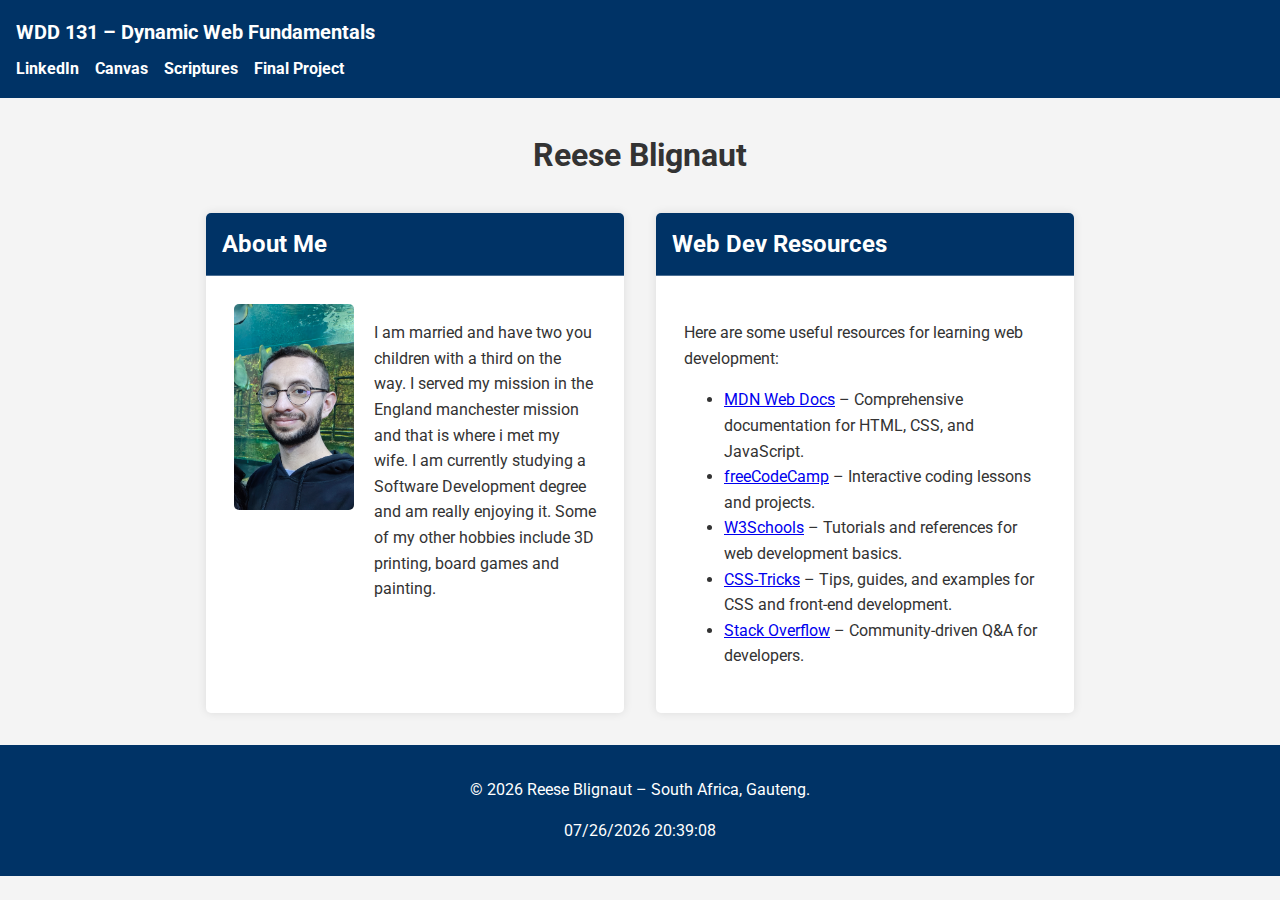
<file: index.html>
<!DOCTYPE html>
<html lang="en">

<head>
    <meta charset="UTF-8">
    <meta name="viewport" content="width=device-width, initial-scale=1.0">
    <meta name="description" content="WDD 131 - Dynamic Web Fundamental - Reese Blignaut - Home Page">
    <meta name="author" content="Reese Blignaut">
    <title>WDD 131 - Dynamic Web Fundamentals - Reese Blignaut</title>

    <link rel="preconnect" href="https://fonts.googleapis.com">
    <link rel="preconnect" href="https://fonts.gstatic.com" crossorigin>
    <link href="https://fonts.googleapis.com/css2?family=Roboto:wght@400;700&display=swap" rel="stylesheet">


    <link rel="stylesheet" href="styles/base.css">
    <script src="scripts/getdates.js" defer></script>
</head>

<body>

    <header>
        <span id="course-title">WDD 131 – Dynamic Web Fundamentals</span>
        <nav>
            <a href="https://www.linkedin.com/in/yourprofile">LinkedIn</a>
            <a href="https://byupw.instructure.com/">Canvas</a>
            <a href="https://www.churchofjesuschrist.org/study/scriptures">Scriptures</a>
            <a href="#">Final Project</a>
        </nav>
    </header>

    <main>
        <h1>Reese Blignaut</h1>
        <div class="card-container">
            <section class="card">
                <h2>About Me</h2>
                <div class="card-body">
                    <img src="images/profilepic.jpg" alt="Profile picture of Reese">
                    <div class="card-content">
                        <p>I am married and have two you children with a third on the way. I served my mission in the
                            England
                            manchester mission and that is where i met my wife. I am currently studying a Software
                            Development
                            degree and am really enjoying it. Some of my other hobbies include 3D printing, board games
                            and
                            painting.</p>
                    </div>
                </div>
            </section>

            <section class="card">
                <h2>Web Dev Resources</h2>

                <div class="card-body">
                    <div class="card-content">
                        <p>Here are some useful resources for learning web development:</p>
                        <ul class="resources-list">
                            <li><a href="https://developer.mozilla.org/" target="_blank">MDN Web Docs</a> –
                                Comprehensive documentation for HTML, CSS, and JavaScript.</li>
                            <li><a href="https://www.freecodecamp.org/" target="_blank">freeCodeCamp</a> – Interactive
                                coding lessons and projects.</li>
                            <li><a href="https://www.w3schools.com/" target="_blank">W3Schools</a> – Tutorials and
                                references for web development basics.</li>
                            <li><a href="https://css-tricks.com/" target="_blank">CSS-Tricks</a> – Tips, guides, and
                                examples for CSS and front-end development.</li>
                            <li><a href="https://www.stackoverflow.com/" target="_blank">Stack Overflow</a> –
                                Community-driven Q&A for developers.</li>
                        </ul>
                    </div>
                </div>
            </section>

        </div>
    </main>

    <footer>
        <p>© <span id="currentyear"></span> Reese Blignaut – South Africa, Gauteng.</p>
        <p id="lastModified"></p>
    </footer>

</body>

</html>
</file>
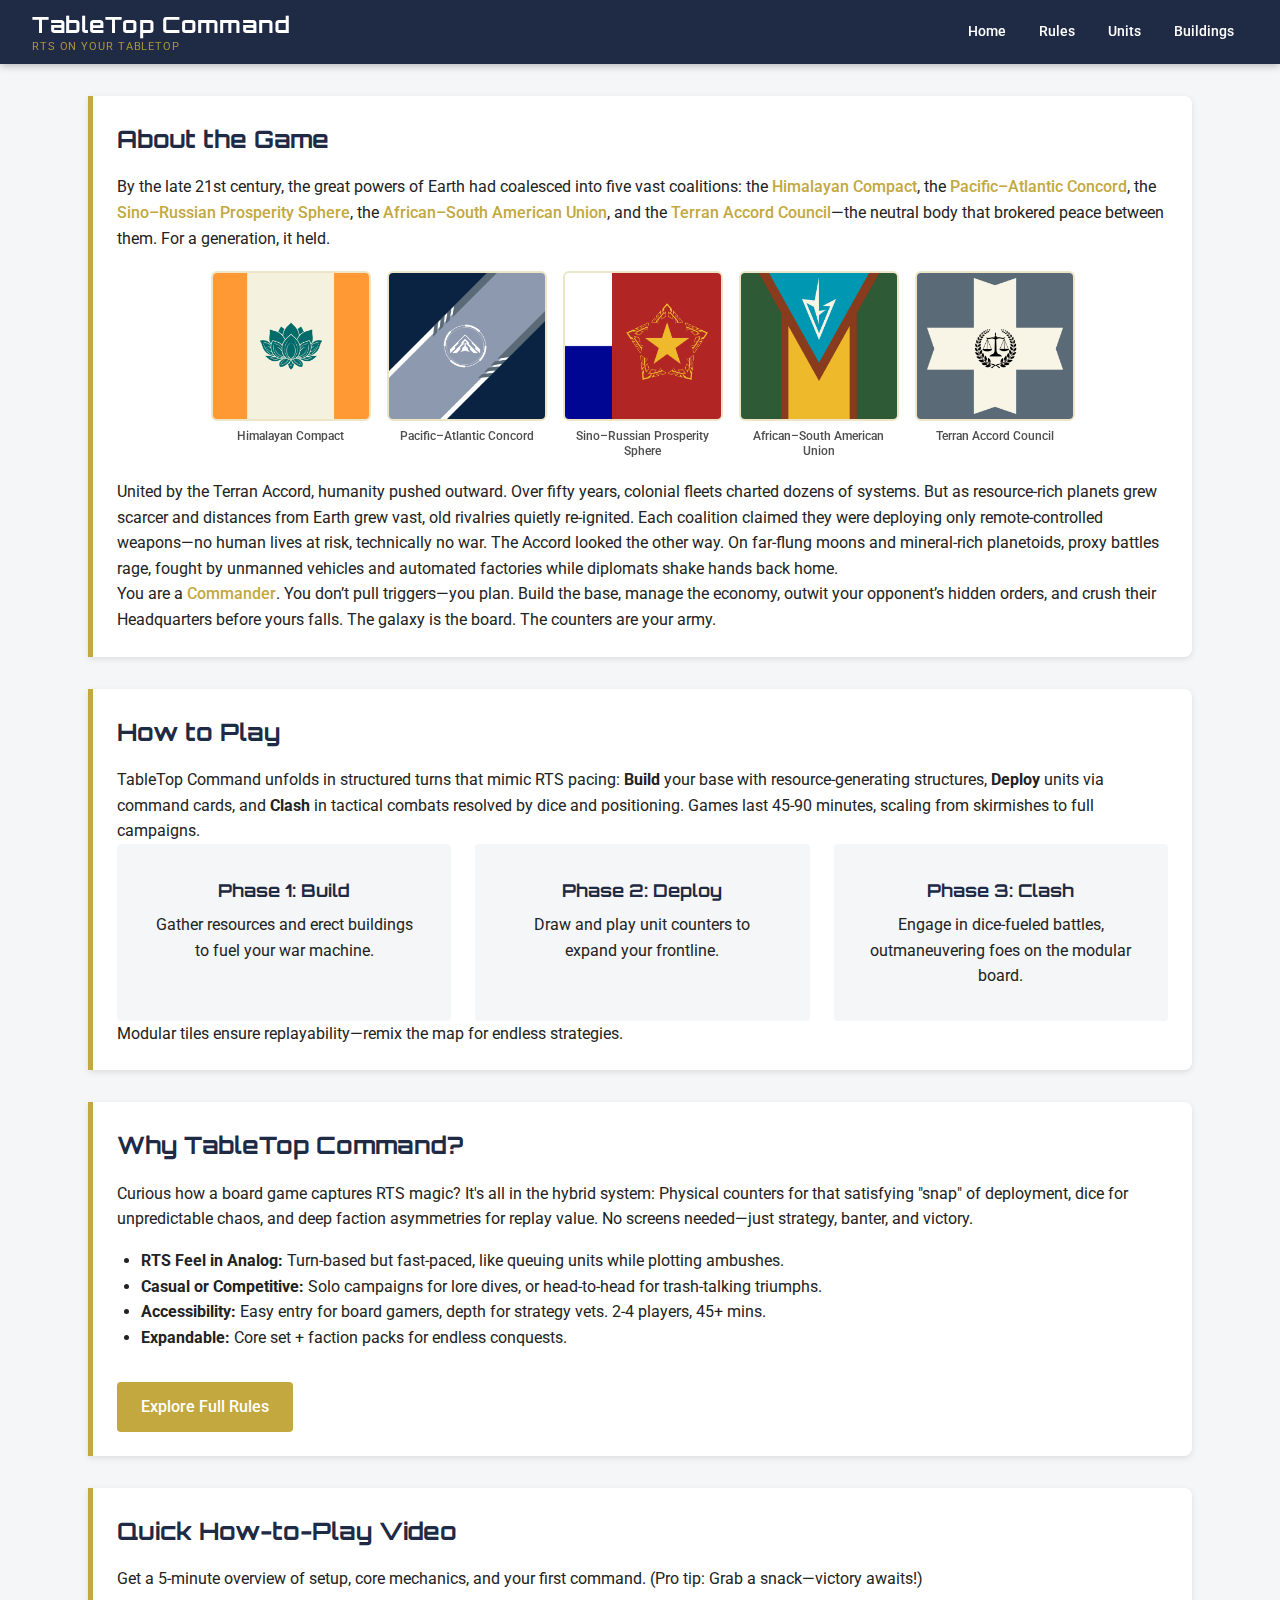
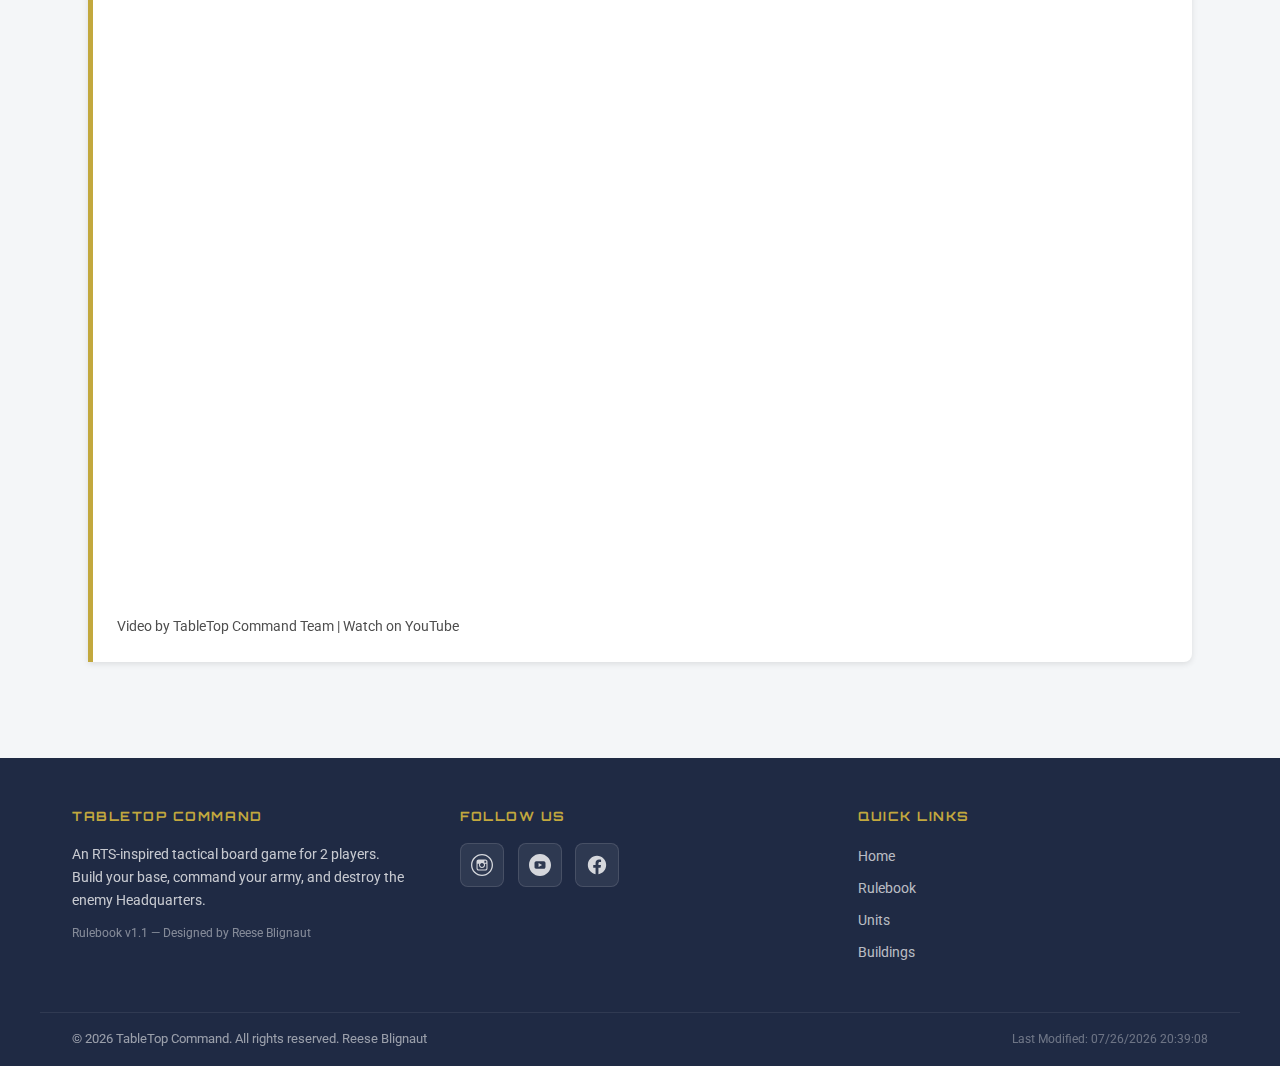
<file: project/index.html>
<!DOCTYPE html>
<html lang="en">

<head>
    <meta charset="UTF-8">
    <meta name="viewport" content="width=device-width, initial-scale=1.0">
    <meta name="author" content="Reese Blignaut">
    <meta name="description"
        content="TableTop Command is an RTS-inspired tactical board game for 2 players. Build bases, gather resources, and destroy the enemy Headquarters.">
    <meta name="keywords" content="tabletop game, board game, RTS, strategy game, miniatures, wargame">
    <title>TableTop Command - Home</title>
    <link
        href="https://fonts.googleapis.com/css2?family=Orbitron:wght@500;700&family=Roboto:wght@300;400;500&display=swap"
        rel="stylesheet">
    <link rel="stylesheet" href="styles/tabletopcommand.css">
    <link rel="stylesheet" href="styles/tabletopcommand-large.css">
</head>

<body>
    <header id="top">
        <div class="header-inner">
            <div class="header-brand">
                <a href="index.html" class="brand-link">
                    <span class="brand-name">TableTop Command</span>
                    <span class="brand-tagline">RTS on Your Tabletop</span>
                </a>
            </div>
            <button class="hamburger" id="hamburger" aria-label="Toggle navigation" aria-expanded="false"
                aria-controls="main-nav">
                <span></span>
                <span></span>
                <span></span>
            </button>
            <nav id="main-nav" aria-label="Main navigation">
                <ul>
                    <li><a href="index.html">Home</a></li>
                    <li><a href="rules.html">Rules</a></li>
                    <li><a href="units.html">Units</a></li>
                    <li><a href="buildings.html">Buildings</a></li>
                </ul>
            </nav>
        </div>
    </header>

    <main>

        <section>
            <h2>About the Game</h2>
            <p>
                By the late 21st century, the great powers of Earth had coalesced into five vast coalitions: the <span
                    class="accent">Himalayan Compact</span>, the <span class="accent">Pacific&ndash;Atlantic
                    Concord</span>, the <span class="accent">Sino&ndash;Russian Prosperity Sphere</span>, the <span
                    class="accent">African&ndash;South American Union</span>, and the <span class="accent">Terran Accord
                    Council</span>&mdash;the neutral body that brokered peace between them. For a generation, it held.
            </p>
            <div class="faction-grid">
                <div class="faction-flag">
                    <img src="images/Himalayan_Compact.png" alt="Himalayan Compact flag" loading="lazy" decoding="async"
                        width="200" height="200">
                    <span>Himalayan Compact</span>
                </div>
                <div class="faction-flag">
                    <img src="images/Pacific-Atlantic_Concord.png" alt="Pacific-Atlantic Concord flag" loading="lazy"
                        decoding="async" width="200" height="200">
                    <span>Pacific&ndash;Atlantic Concord</span>
                </div>
                <div class="faction-flag">
                    <img src="images/Sino-Russian_Prosperity_Sphere.png" alt="Sino-Russian Prosperity Sphere flag"
                        loading="lazy" decoding="async" width="200" height="200">
                    <span>Sino&ndash;Russian Prosperity Sphere</span>
                </div>
                <div class="faction-flag">
                    <img src="images/African-South_American_Union.png" alt="African-South American Union flag"
                        loading="lazy" decoding="async" width="200" height="200">
                    <span>African&ndash;South American Union</span>
                </div>
                <div class="faction-flag">
                    <img src="images/Terran_Accord_Council.png" alt="Terran Accord Council flag" loading="lazy"
                        decoding="async" width="200" height="200">
                    <span>Terran Accord Council</span>
                </div>
            </div>
            <p>
                United by the Terran Accord, humanity pushed outward. Over fifty years, colonial fleets charted dozens
                of systems. But as resource-rich planets grew scarcer and distances from Earth grew vast, old rivalries
                quietly re-ignited. Each coalition claimed they were deploying only remote-controlled weapons&mdash;no
                human lives at risk, technically no war. The Accord looked the other way. On far-flung moons and
                mineral-rich planetoids, proxy battles rage, fought by unmanned vehicles and automated factories while
                diplomats shake hands back home.
            </p>
            <p>
                You are a <span class="accent">Commander</span>. You don&rsquo;t pull triggers&mdash;you plan. Build the
                base, manage the economy, outwit your opponent&rsquo;s hidden orders, and crush their Headquarters
                before yours falls. The galaxy is the board. The counters are your army.
            </p>
        </section>

        <section>
            <h2>How to Play</h2>
            <p>TableTop Command unfolds in structured turns that mimic RTS pacing: <strong>Build</strong> your base with
                resource-generating structures, <strong>Deploy</strong> units via command cards, and
                <strong>Clash</strong> in tactical combats resolved by dice and positioning. Games last 45-90 minutes,
                scaling from skirmishes to full campaigns.
            </p>
            <div class="grid" style="grid-template-columns: repeat(auto-fit, minmax(200px, 1fr));">
                <!-- Tighter grid for steps -->
                <div class="card">
                    <h3>Phase 1: Build</h3>
                    <p>Gather resources and erect buildings to fuel your war machine.</p>
                </div>
                <div class="card">
                    <h3>Phase 2: Deploy</h3>
                    <p>Draw and play unit counters to expand your frontline.</p>
                </div>
                <div class="card">
                    <h3>Phase 3: Clash</h3>
                    <p>Engage in dice-fueled battles, outmaneuvering foes on the modular board.</p>
                </div>
            </div>
            <p>Modular tiles ensure replayability&mdash;remix the map for endless strategies.</p>
        </section>

        <section>
            <h2>Why TableTop Command?</h2>
            <p>Curious how a board game captures RTS magic? It's all in the hybrid system: Physical counters for that
                satisfying "snap" of deployment, dice for unpredictable chaos, and deep faction asymmetries for replay
                value. No screens needed&mdash;just strategy, banter, and victory.</p>
            <ul style="margin: 1rem 0; padding-left: 1.5rem;">
                <li><strong>RTS Feel in Analog:</strong> Turn-based but fast-paced, like queuing units while plotting
                    ambushes.</li>
                <li><strong>Casual or Competitive:</strong> Solo campaigns for lore dives, or head-to-head for
                    trash-talking triumphs.</li>
                <li><strong>Accessibility:</strong> Easy entry for board gamers, depth for strategy vets. 2-4 players,
                    45+ mins.</li>
                <li><strong>Expandable:</strong> Core set + faction packs for endless conquests.</li>
            </ul>
            <a href="rules.html" class="button">Explore Full Rules</a>
        </section>

        <section>
            <h2>Quick How-to-Play Video</h2>
            <p>Get a 5-minute overview of setup, core mechanics, and your first command. (Pro tip: Grab a
                snack&mdash;victory awaits!)</p>
            <div class="video-container">
                <iframe src="https://www.youtube.com/embed/dQw4w9WgXcQ" title="TableTop Command Quick Start"
                    allowfullscreen></iframe> <!-- Replace with your video ID! -->
            </div>
            <p style="font-size: 0.9rem; opacity: 0.8;">Video by TableTop Command Team | Watch on YouTube</p>
        </section>
    </main>

    <footer>
        <div class="footer-main">

            <div class="footer-about">
                <h3 class="footer-heading">TableTop Command</h3>
                <p>An RTS-inspired tactical board game for 2 players. Build your base, command your army, and destroy
                    the enemy Headquarters.</p>
                <p class="footer-version">Rulebook v1.1 &mdash; Designed by Reese Blignaut</p>
            </div>

            <div class="footer-social">
                <h3 class="footer-heading">Follow Us</h3>
                <div class="social-icons">
                    <a href="https://www.instagram.com" class="social-icon" title="Instagram" aria-label="Instagram"
                        target="_blank" rel="noopener noreferrer">
                        <img src="images/instagram.svg" alt="Instagram">
                    </a>
                    <a href="https://www.youtube.com" class="social-icon" title="YouTube" aria-label="YouTube"
                        target="_blank" rel="noopener noreferrer">
                        <img src="images/youtube.svg" alt="YouTube">
                    </a>
                    <a href="https://www.facebook.com" class="social-icon" title="Facebook" aria-label="Facebook"
                        target="_blank" rel="noopener noreferrer">
                        <img src="images/facebook.svg" alt="Facebook">
                    </a>
                </div>
            </div>

            <div class="footer-links">
                <h3 class="footer-heading">Quick Links</h3>
                <ul>
                    <li><a href="index.html">Home</a></li>
                    <li><a href="rules.html">Rulebook</a></li>
                    <li><a href="units.html">Units</a></li>
                    <li><a href="buildings.html">Buildings</a></li>
                </ul>
            </div>

        </div>
        <div class="footer-bottom">
            <p>&copy; <span id="currentyear"></span> TableTop Command. All rights reserved. Reese Blignaut</p>
            <p class="footer-modified">Last Modified: <span id="lastModified"></span></p>
        </div>
    </footer>
    <script src="scripts/tabletopcommand.js"></script>
</body>

</html>
</file>
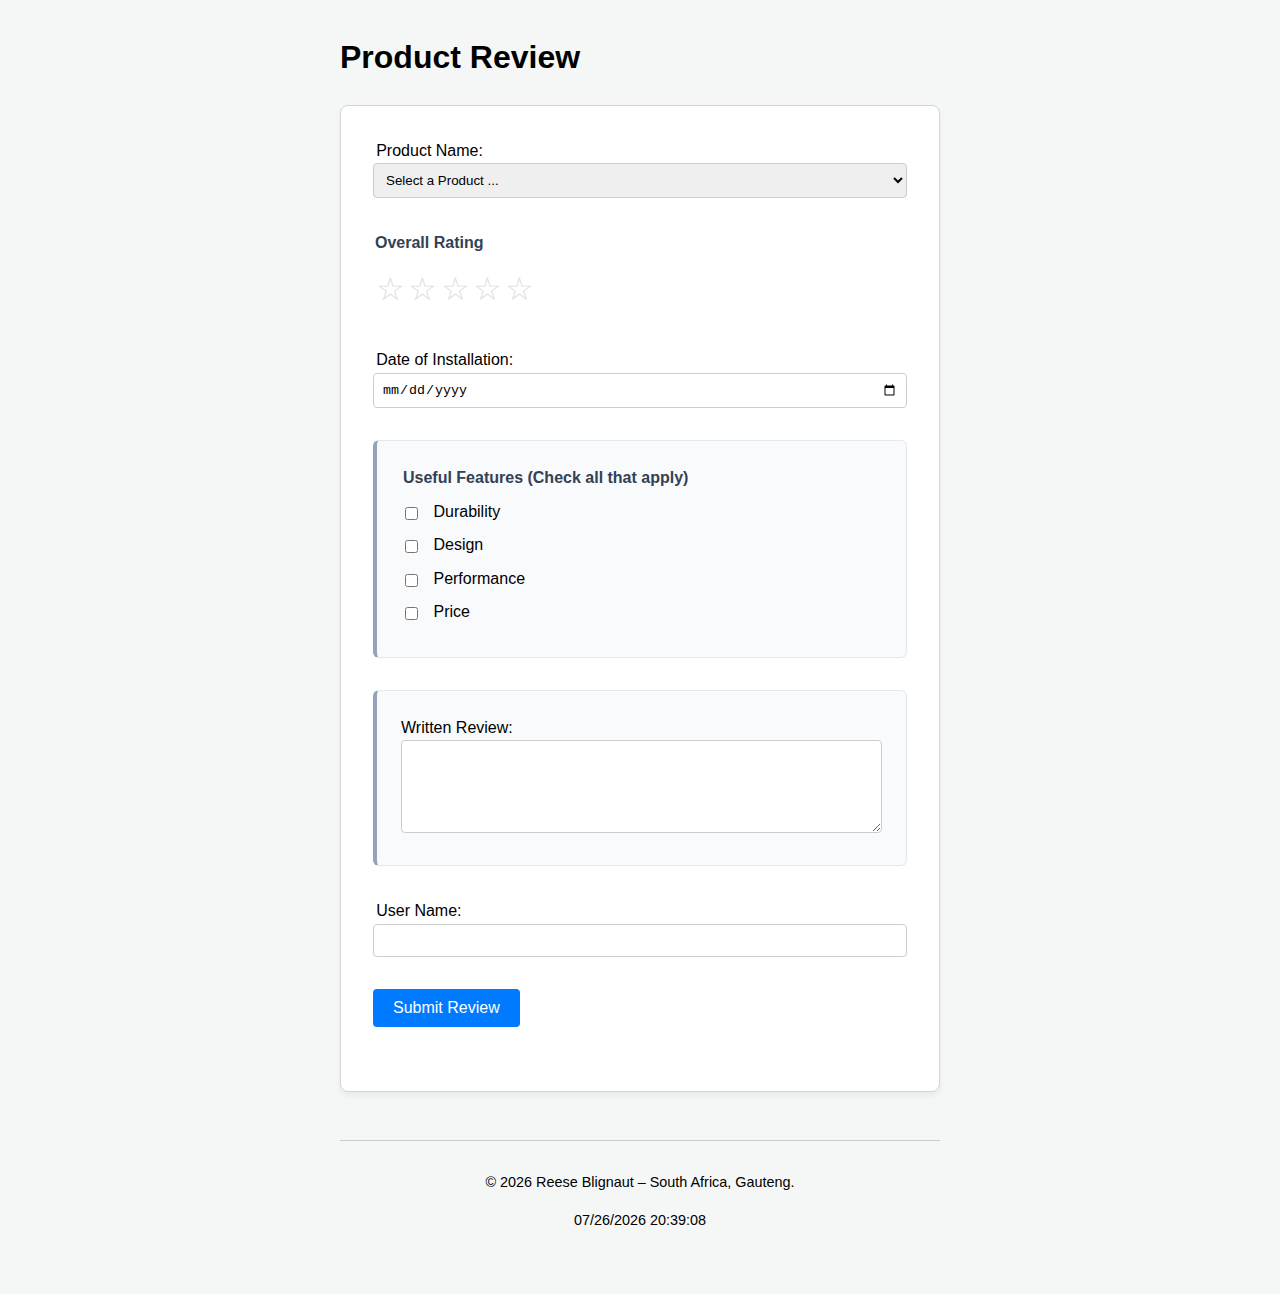
<file: form.html>
<!DOCTYPE html>
<html lang="en">

<head>
    <meta charset="UTF-8">
    <meta name="viewport" content="width=device-width, initial-scale=1.0">
    <meta name="description" content="Review Form Assignment">
    <meta name="author" content="Reese Blignaut">
    <title>Product Review Form</title>
    <link rel="stylesheet" href="styles/form.css">
    <script src="scripts/form.js" defer></script>
</head>

<body>

    <header>
        <h1>Product Review</h1>
    </header>

    <main>
        <form action="review.html" method="get">

            <div class="form-group">
                <label for="productName">Product Name:</label>
                <select id="productName" name="productName" required>
                    <option value="" disabled selected>Select a Product ...</option>
                </select>
            </div>

            <div class="form-group">
                <fieldset class="star-rating">
                    <legend>Overall Rating</legend>
                    <input type="radio" id="star5" name="rating" value="5" required><label for="star5"
                        title="5 stars">☆</label>
                    <input type="radio" id="star4" name="rating" value="4" required><label for="star4" title="4 stars">☆</label>
                    <input type="radio" id="star3" name="rating" value="3" required><label for="star3" title="3 stars">☆</label>
                    <input type="radio" id="star2" name="rating" value="2" required><label for="star2" title="2 stars">☆</label>
                    <input type="radio" id="star1" name="rating" value="1" required><label for="star1" title="1 star">☆</label>
                </fieldset>
            </div>

            <div class="form-group">
                <label for="installDate">Date of Installation:</label>
                <input type="date" id="installDate" name="installDate" required>
            </div>

            <div class="form-group form-group-highlight">
                <fieldset>
                    <legend>Useful Features (Check all that apply)</legend>

                    <input type="checkbox" id="feat-durability" name="features" value="durability">
                    <label for="feat-durability">Durability</label><br>

                    <input type="checkbox" id="feat-design" name="features" value="design">
                    <label for="feat-design">Design</label><br>

                    <input type="checkbox" id="feat-performance" name="features" value="performance">
                    <label for="feat-performance">Performance</label><br>

                    <input type="checkbox" id="feat-price" name="features" value="price">
                    <label for="feat-price">Price</label>
                </fieldset>
            </div>

            <div class="form-group form-group-highlight">
                <label for="reviewText">Written Review:</label>
                <textarea id="reviewText" name="reviewText" rows="5"></textarea>
            </div>

            <div class="form-group">
                <label for="userName">User Name:</label>
                <input type="text" id="userName" name="userName">
            </div>

            <div class="form-group">
                <input type="submit" value="Submit Review" class="btn-submit">
            </div>

        </form>
    </main>

    <footer>
        <p>© <span id="currentyear"></span> Reese Blignaut – South Africa, Gauteng.</p>
        <p id="lastModified"></p>
    </footer>

</body>

</html>
</file>
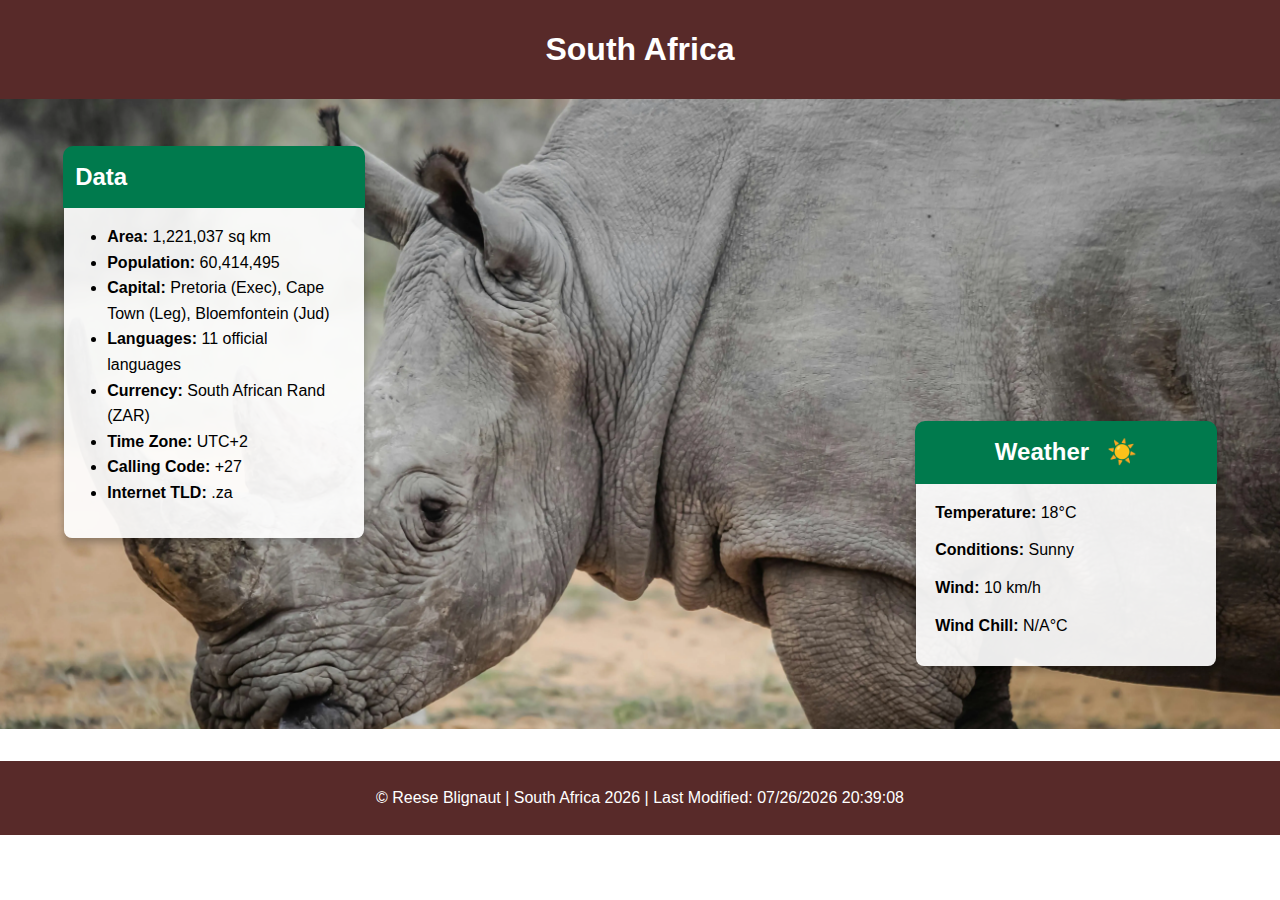
<file: place.html>
<!DOCTYPE html>
<html lang="en">

<head>
    <meta charset="UTF-8">
    <meta name="viewport" content="width=device-width, initial-scale=1.0">
    <meta name="description"
        content="A profile page for South Africa, featuring key data, weather, and information about the country.">
    <meta name="author" content="Reese Blignaut">
    <title>South Africa: Country Profile & Information</title>

    <link rel="stylesheet" href="./styles/place.css">
    <link rel="stylesheet" href="./styles/place-large.css">
    <script src="./scripts/place.js" defer></script>
</head>

<body>

    <main>
        <header class="site-header">
            <h1>South Africa</h1>
        </header>

        <section class="hero">

            <picture>
                <source srcset="images/hero-small.webp" media="(max-width: 600px)">
                <source srcset="images/hero-large.webp" media="(max-width: 1000px)">
                <img src="images/hero-large.webp" alt="South Africa">
            </picture>

            <div class="overlay data-card">
                <h2>Data</h2>
                <ul>
                    <li><strong>Area:</strong> 1,221,037 sq km</li>
                    <li><strong>Population:</strong> 60,414,495</li>
                    <li><strong>Capital:</strong> Pretoria (Exec), Cape Town (Leg), Bloemfontein (Jud)</li>
                    <li><strong>Languages:</strong> 11 official languages</li>
                    <li><strong>Currency:</strong> South African Rand (ZAR)</li>
                    <li><strong>Time Zone:</strong> UTC+2</li>
                    <li><strong>Calling Code:</strong> +27</li>
                    <li><strong>Internet TLD:</strong> .za</li>
                </ul>
            </div>

            <div class="overlay weather-card">
                <h2 class="weather-heading">
                    Weather
                    <img class="mobile-weather-icon" src="images/sun.svg" alt="Sunny weather icon" width="32"
                        height="32">
                </h2>
                <p><strong>Temperature:</strong> <span id="temp">18</span>°C</p>
                <p><strong>Conditions:</strong> Sunny</p>
                <p><strong>Wind:</strong> <span id="speed">10</span> km/h</p>
                <p><strong>Wind Chill:</strong> <span id="windchill"></span>°C</p>
            </div>

        </section>
    </main>

    <footer>
        <p>&copy; Reese Blignaut | South Africa <span id="year"></span> | Last Modified: <span id="lastModified"></span>
        </p>
    </footer>


</body>

</html>
</file>
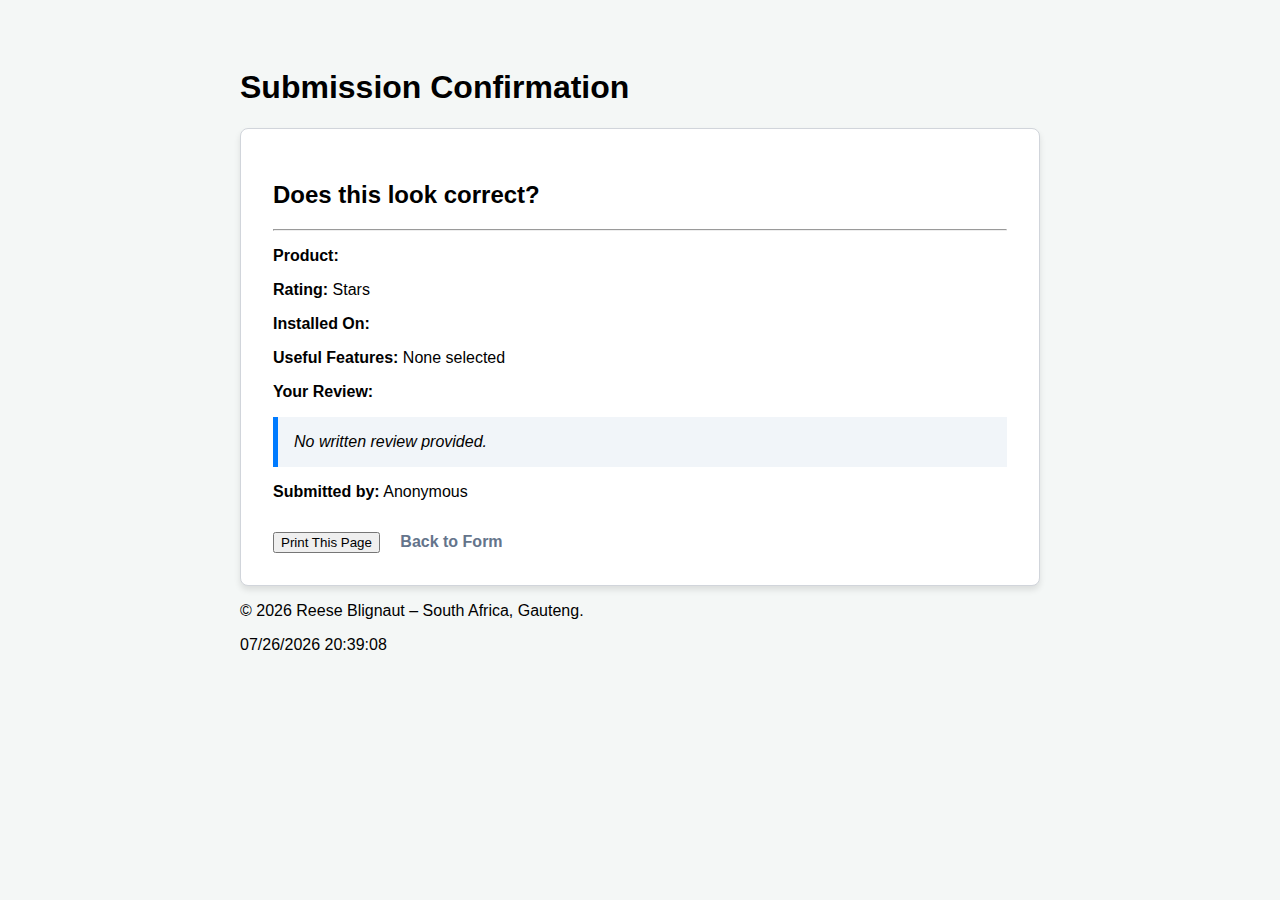
<file: review.html>
<!DOCTYPE html>
<html lang="en">
<head>
    <meta charset="UTF-8">
    <meta name="viewport" content="width=device-width, initial-scale=1.0">
    <title>Review Your Submission</title>
    <link rel="stylesheet" href="styles/review.css">
    <script src="scripts/review.js" defer></script>
</head>
<body>

    <header>
        <h1>Submission Confirmation</h1>
    </header>

    <main>
        <div class="review-card">
            <h2>Does this look correct?</h2>
            <hr>
            
            <p><strong>Product:</strong> <span id="displayProduct"></span></p>
            <p><strong>Rating:</strong> <span id="displayRating"></span> Stars</p>
            <p><strong>Installed On:</strong> <span id="displayDate"></span></p>
            <p><strong>Useful Features:</strong> <span id="displayFeatures"></span></p>
            <p><strong>Your Review:</strong></p>
            <blockquote id="displayReview"></blockquote>
            
            <p><strong>Submitted by:</strong> <span id="displayUser"></span></p>

            <div class="actions">
                <button onclick="window.print()" class="btn-submit">Print This Page</button>
                <a href="form.html" class="btn-secondary">Back to Form</a>
            </div>
        </div>
    </main>

    <footer>
        <p>© <span id="currentyear"></span> Reese Blignaut – South Africa, Gauteng.</p>
        <p id="lastModified"></p>
    </footer>

</body>
</html>
</file>
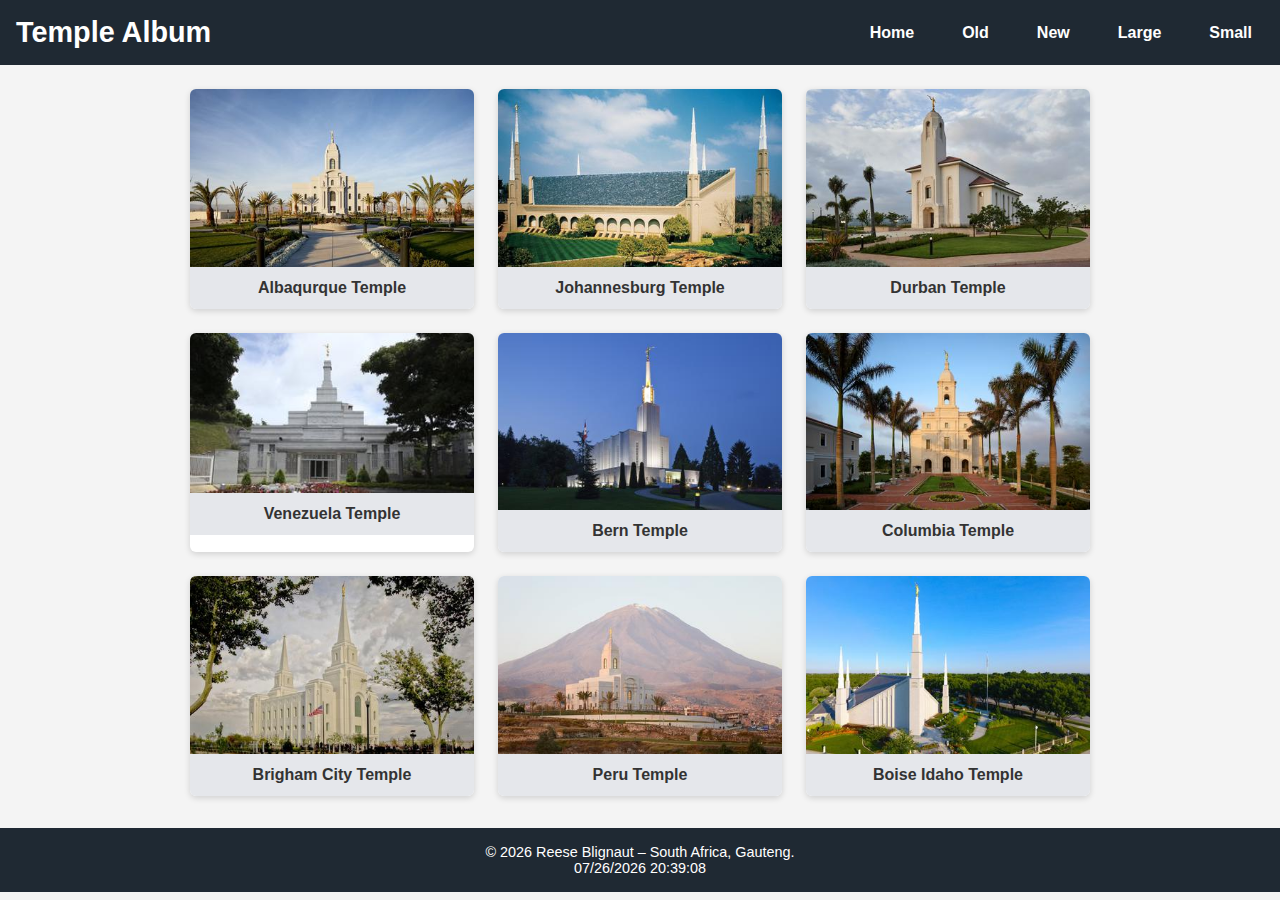
<file: temples.html>
<!DOCTYPE html>
<html lang="en">

<head>
    <meta charset="UTF-8">
    <meta name="viewport" content="width=device-width, initial-scale=1.0">
    <title>Temple Album</title>

    <link rel="stylesheet" href="styles/temples.css">
    <link rel="stylesheet" href="styles/temples-large.css">
    <script src="scripts/getdates.js" defer></script>
    <script src="scripts/temples.js" defer></script>

</head>

<body>

    <header>
        <h1>Temple Album</h1>
        <button id="menuButton" aria-label="Open Menu">
            ☰
        </button>
        <nav>
            <a href="#">Home</a>
            <a href="#">Old</a>
            <a href="#">New</a>
            <a href="#">Large</a>
            <a href="#">Small</a>
        </nav>
    </header>

    <main>
        <figure>
            <img src="images/temple1.jpg" alt="Albaqurque Temple" />
            <figcaption>Albaqurque Temple</figcaption>
        </figure>
        <figure>
            <img src="images/johannesburgtemple.jpg" alt="Johannesburg Temple" />
            <figcaption>Johannesburg Temple</figcaption>
        </figure>
        <figure>
            <img src="images/durbantemple.jpg" alt="Durban Temple" />
            <figcaption>Durban Temple</figcaption>
        </figure>
        <figure>
            <img src="images/venezuelatemple.jpg" alt="Venezuela Temple" />
            <figcaption>Venezuela Temple</figcaption>
        </figure>
        <figure>
            <img src="images/bernswitzerland.jpg" alt="Bern Temple" />
            <figcaption>Bern Temple</figcaption>
        </figure>
        <figure>
            <img src="images/barranquillacolumblitemple.jpg" alt="Columbia Temple" />
            <figcaption>Columbia Temple</figcaption>
        </figure>
        <figure>
            <img src="images/brighamcitytemple.jpg" alt="Brigham City Temple" />
            <figcaption>Brigham City Temple</figcaption>
        </figure>
        <figure>
            <img src="images/perutemple.jpeg" alt="Peru Temple" />
            <figcaption>Peru Temple</figcaption>
        </figure>
        <figure>
            <img src="images/boiseidahotemple.jpg" alt="Boise Idaho Temple" />
            <figcaption>Boise Idaho Temple</figcaption>
        </figure>
    </main>

    <footer>
        <p>© <span id="currentyear"></span> Reese Blignaut – South Africa, Gauteng.</p>
        <p id="lastModified"></p>
    </footer>

</body>

</html>
</file>
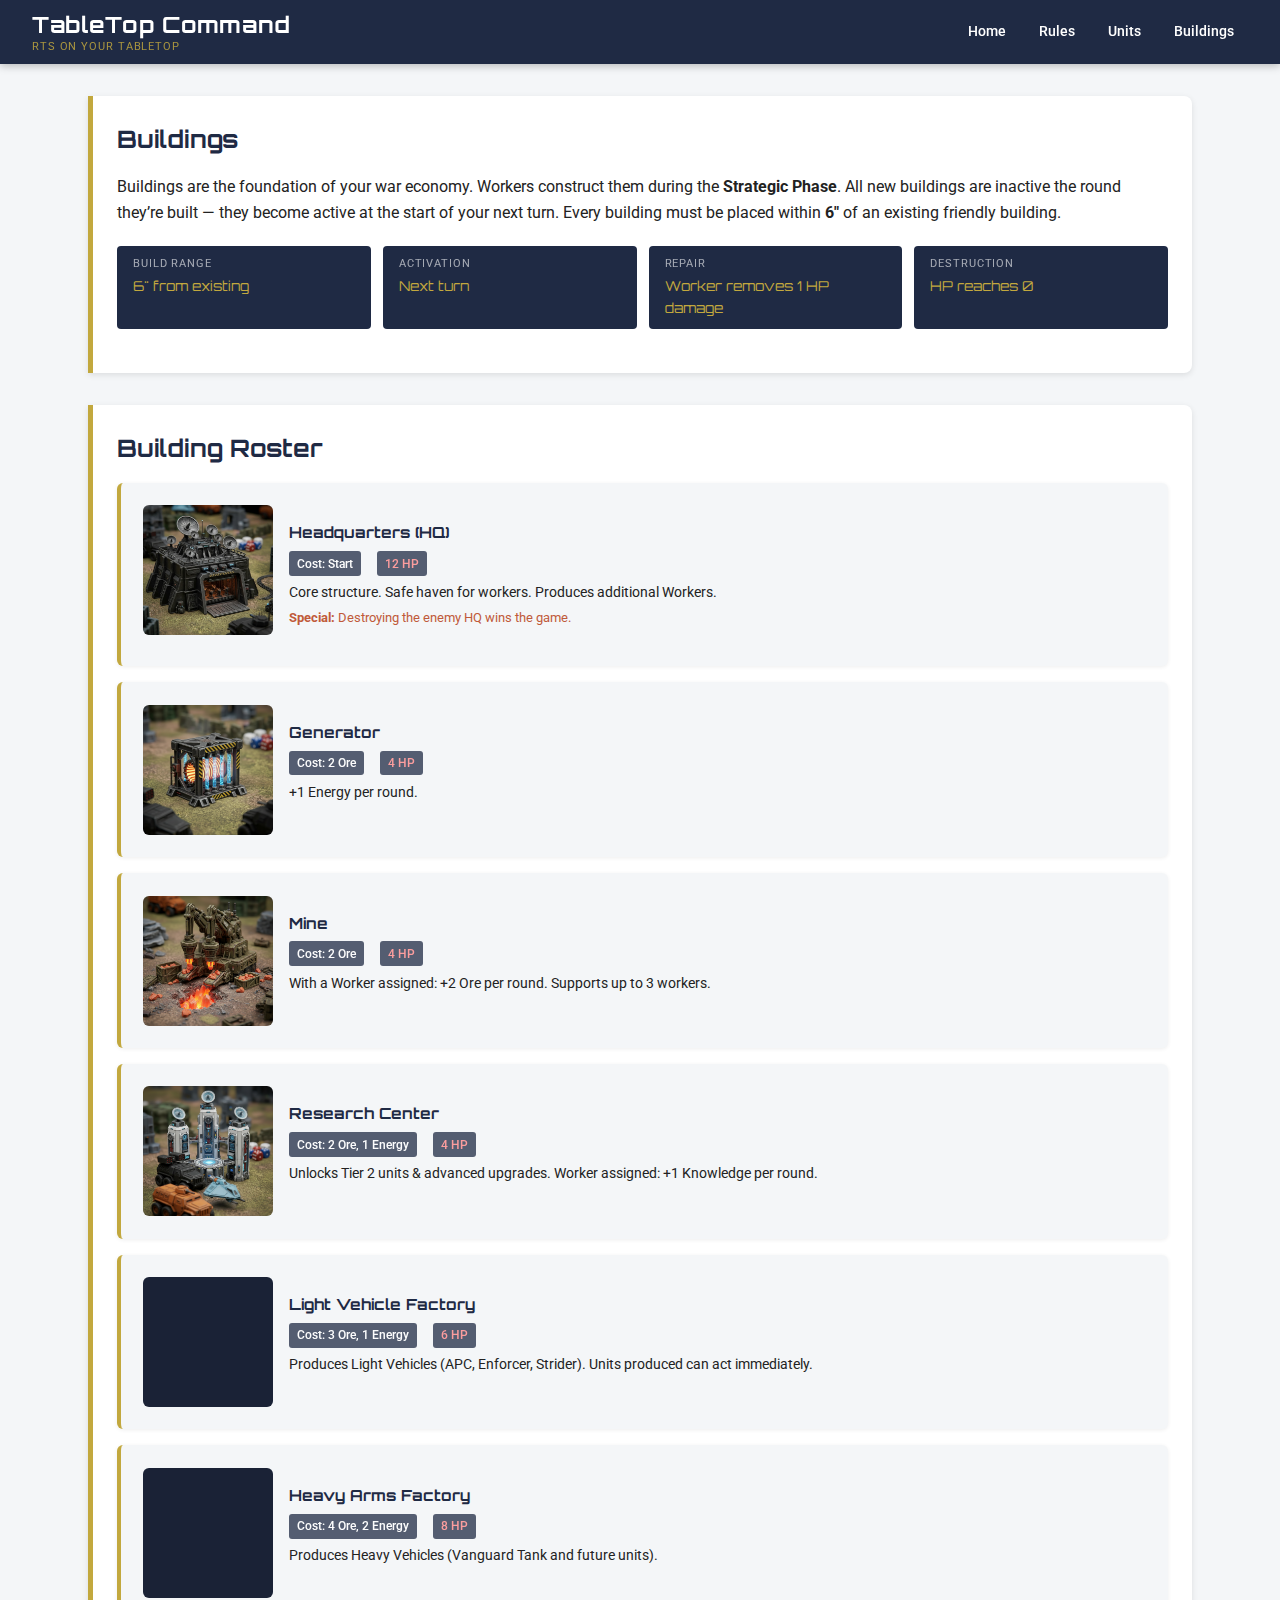
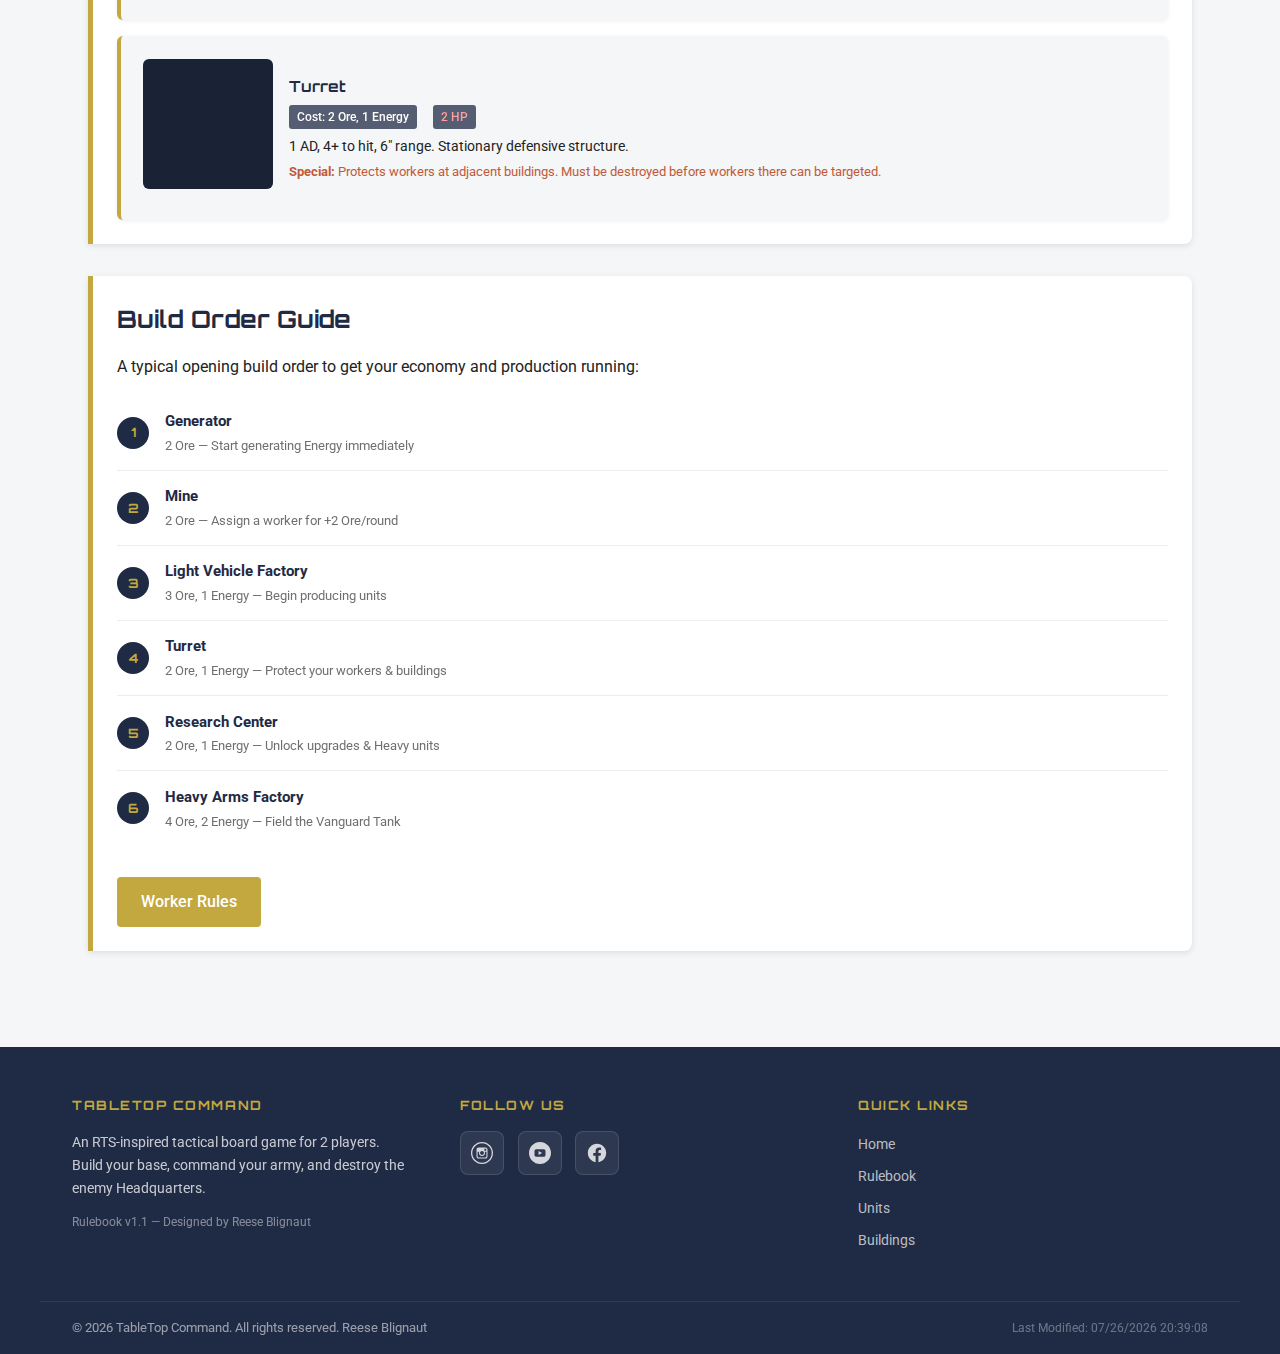
<file: project/buildings.html>
<!DOCTYPE html>
<html lang="en">

<head>
    <meta charset="UTF-8">
    <meta name="viewport" content="width=device-width, initial-scale=1.0">
    <meta name="author" content="Reese Blignaut">
    <meta name="description"
        content="TableTop Command is an RTS-inspired tactical board game for 2 players. Build bases, gather resources, and destroy the enemy Headquarters.">
    <meta name="keywords" content="tabletop game, board game, RTS, strategy game, miniatures, wargame">
    <title>TableTop Command - Buildings</title>
    <link
        href="https://fonts.googleapis.com/css2?family=Orbitron:wght@500;700&family=Roboto:wght@300;400;500&display=swap"
        rel="stylesheet">
    <link rel="stylesheet" href="styles/tabletopcommand.css">
    <link rel="stylesheet" href="styles/tabletopcommand-large.css">
</head>

<body>
    <header id="top">
        <div class="header-inner">
            <div class="header-brand">
                <a href="index.html" class="brand-link">
                    <span class="brand-name">TableTop Command</span>
                    <span class="brand-tagline">RTS on Your Tabletop</span>
                </a>
            </div>
            <button class="hamburger" id="hamburger" aria-label="Toggle navigation" aria-expanded="false"
                aria-controls="main-nav">
                <span></span>
                <span></span>
                <span></span>
            </button>
            <nav id="main-nav" aria-label="Main navigation">
                <ul>
                    <li><a href="index.html">Home</a></li>
                    <li><a href="rules.html">Rules</a></li>
                    <li><a href="units.html">Units</a></li>
                    <li><a href="buildings.html">Buildings</a></li>
                </ul>
            </nav>
        </div>
    </header>

    <main>

        <section>
            <h2>Buildings</h2>
            <p>
                Buildings are the foundation of your war economy. Workers construct them during the <strong>Strategic
                    Phase</strong>.
                All new buildings are inactive the round they&rsquo;re built &mdash; they become active at the start of
                your next turn.
                Every building must be placed within <strong>6&quot;</strong> of an existing friendly building.
            </p>
            <div class="info-strip">
                <div class="info-item"><span class="info-label">Build Range</span><span class="info-value">6&quot; from
                        existing</span></div>
                <div class="info-item"><span class="info-label">Activation</span><span class="info-value">Next
                        turn</span></div>
                <div class="info-item"><span class="info-label">Repair</span><span class="info-value">Worker removes 1
                        HP damage</span></div>
                <div class="info-item"><span class="info-label">Destruction</span><span class="info-value">HP reaches
                        0</span></div>
            </div>
        </section>

        <!-- Buildings Grid -->
        <section>
            <h2>Building Roster</h2>
            <div class="buildings-grid" id="buildings-grid">
                <!-- Rendered by tabletopcommand.js -->
                <p class="js-fallback">Loading buildings&hellip;</p>
            </div>
        </section>

        <!-- Building Chain -->
        <section>
            <h2>Build Order Guide</h2>
            <p>A typical opening build order to get your economy and production running:</p>
            <div class="build-order">
                <div class="build-step">
                    <div class="build-step-num">1</div>
                    <div class="build-step-info">
                        <strong>Generator</strong>
                        <span>2 Ore &mdash; Start generating Energy immediately</span>
                    </div>
                </div>
                <div class="build-step">
                    <div class="build-step-num">2</div>
                    <div class="build-step-info">
                        <strong>Mine</strong>
                        <span>2 Ore &mdash; Assign a worker for +2 Ore/round</span>
                    </div>
                </div>
                <div class="build-step">
                    <div class="build-step-num">3</div>
                    <div class="build-step-info">
                        <strong>Light Vehicle Factory</strong>
                        <span>3 Ore, 1 Energy &mdash; Begin producing units</span>
                    </div>
                </div>
                <div class="build-step">
                    <div class="build-step-num">4</div>
                    <div class="build-step-info">
                        <strong>Turret</strong>
                        <span>2 Ore, 1 Energy &mdash; Protect your workers &amp; buildings</span>
                    </div>
                </div>
                <div class="build-step">
                    <div class="build-step-num">5</div>
                    <div class="build-step-info">
                        <strong>Research Center</strong>
                        <span>2 Ore, 1 Energy &mdash; Unlock upgrades &amp; Heavy units</span>
                    </div>
                </div>
                <div class="build-step">
                    <div class="build-step-num">6</div>
                    <div class="build-step-info">
                        <strong>Heavy Arms Factory</strong>
                        <span>4 Ore, 2 Energy &mdash; Field the Vanguard Tank</span>
                    </div>
                </div>
            </div>
            <p style="margin-top: 1rem;"><a href="rules.html#workers" class="button">Worker Rules</a></p>
        </section>

    </main>

    <footer>
        <div class="footer-main">

            <div class="footer-about">
                <h3 class="footer-heading">TableTop Command</h3>
                <p>An RTS-inspired tactical board game for 2 players. Build your base, command your army, and destroy
                    the enemy Headquarters.</p>
                <p class="footer-version">Rulebook v1.1 &mdash; Designed by Reese Blignaut</p>
            </div>

            <div class="footer-social">
                <h3 class="footer-heading">Follow Us</h3>
                <div class="social-icons">
                    <a href="https://www.instagram.com" class="social-icon" title="Instagram" aria-label="Instagram"
                        target="_blank" rel="noopener noreferrer">
                        <img src="images/instagram.svg" alt="Instagram">
                    </a>
                    <a href="https://www.youtube.com" class="social-icon" title="YouTube" aria-label="YouTube"
                        target="_blank" rel="noopener noreferrer">
                        <img src="images/youtube.svg" alt="YouTube">
                    </a>
                    <a href="https://www.facebook.com" class="social-icon" title="Facebook" aria-label="Facebook"
                        target="_blank" rel="noopener noreferrer">
                        <img src="images/facebook.svg" alt="Facebook">
                    </a>
                </div>
            </div>

            <div class="footer-links">
                <h3 class="footer-heading">Quick Links</h3>
                <ul>
                    <li><a href="index.html">Home</a></li>
                    <li><a href="rules.html">Rulebook</a></li>
                    <li><a href="units.html">Units</a></li>
                    <li><a href="buildings.html">Buildings</a></li>
                </ul>
            </div>

        </div>
        <div class="footer-bottom">
            <p>&copy; <span id="currentyear"></span> TableTop Command. All rights reserved. Reese Blignaut</p>
            <p class="footer-modified">Last Modified: <span id="lastModified"></span></p>
        </div>
    </footer>
    <script src="scripts/tabletopcommand.js"></script>
</body>

</html>
</file>
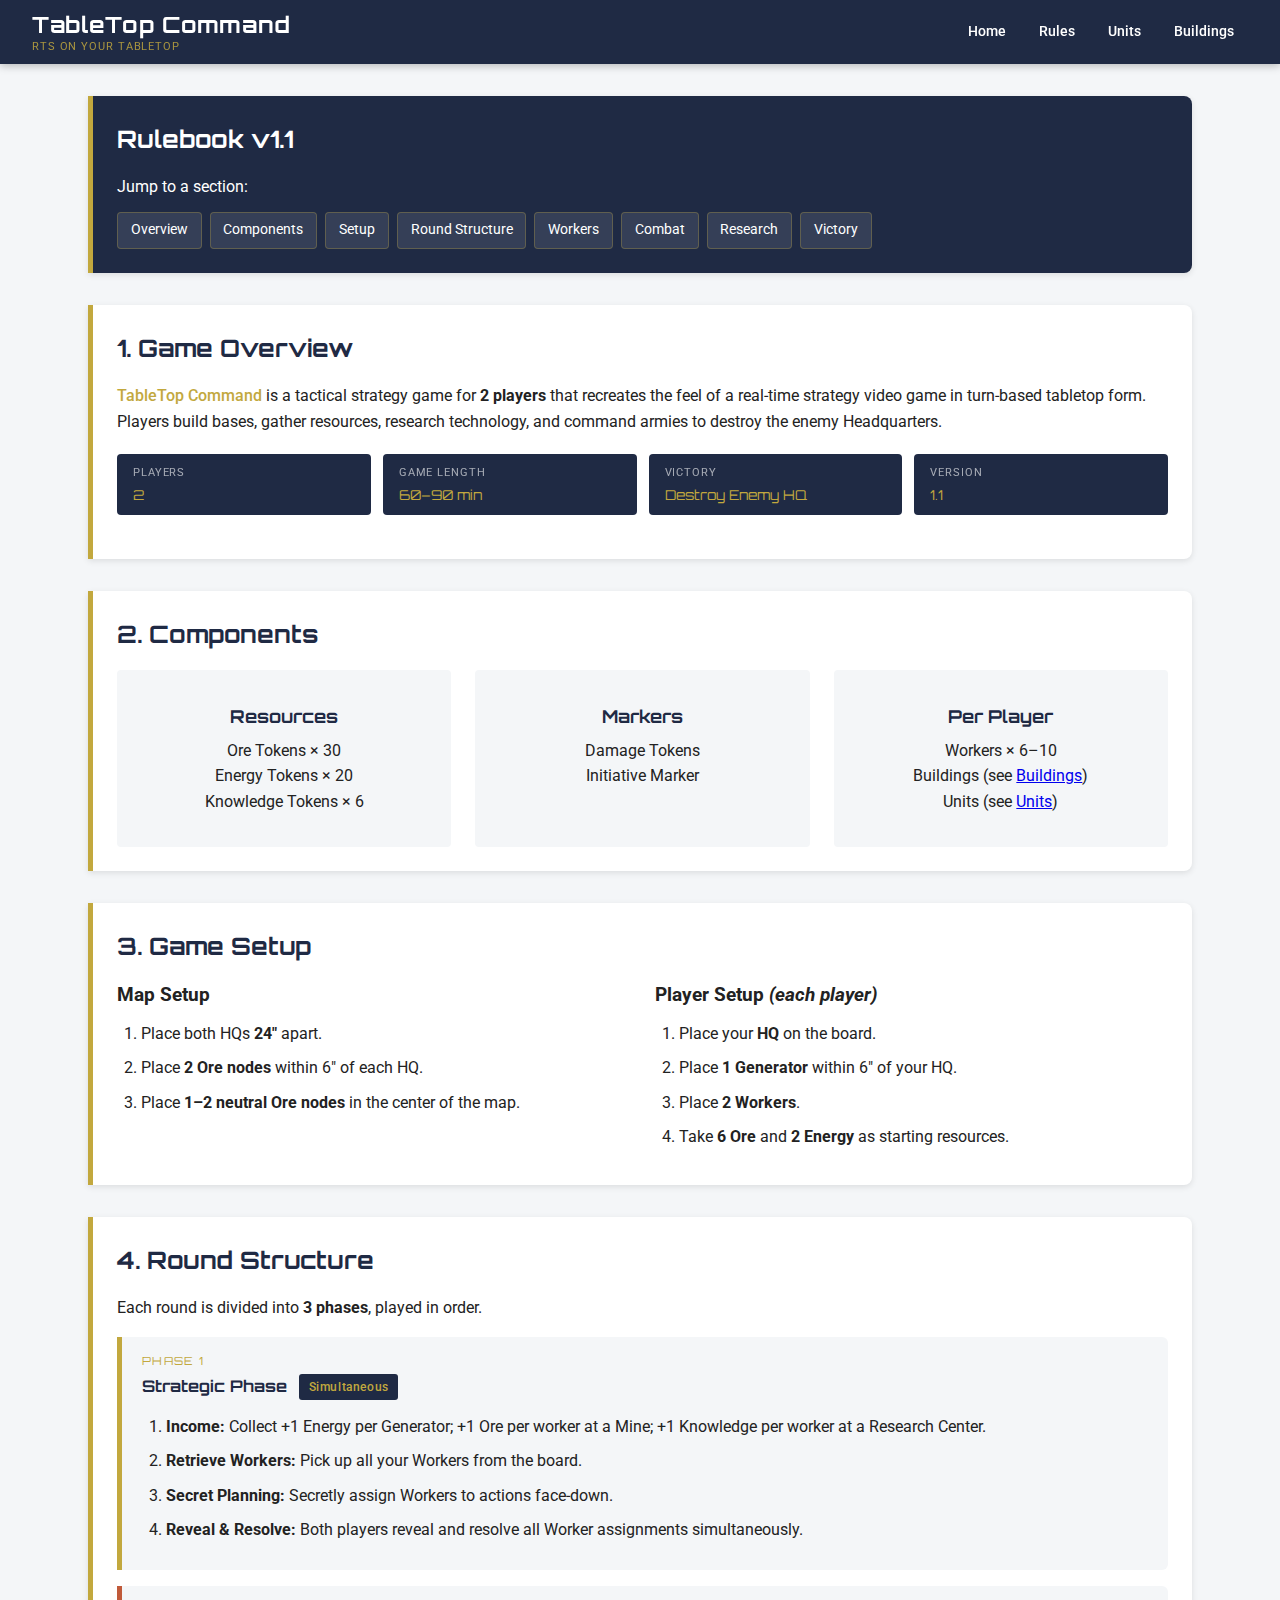
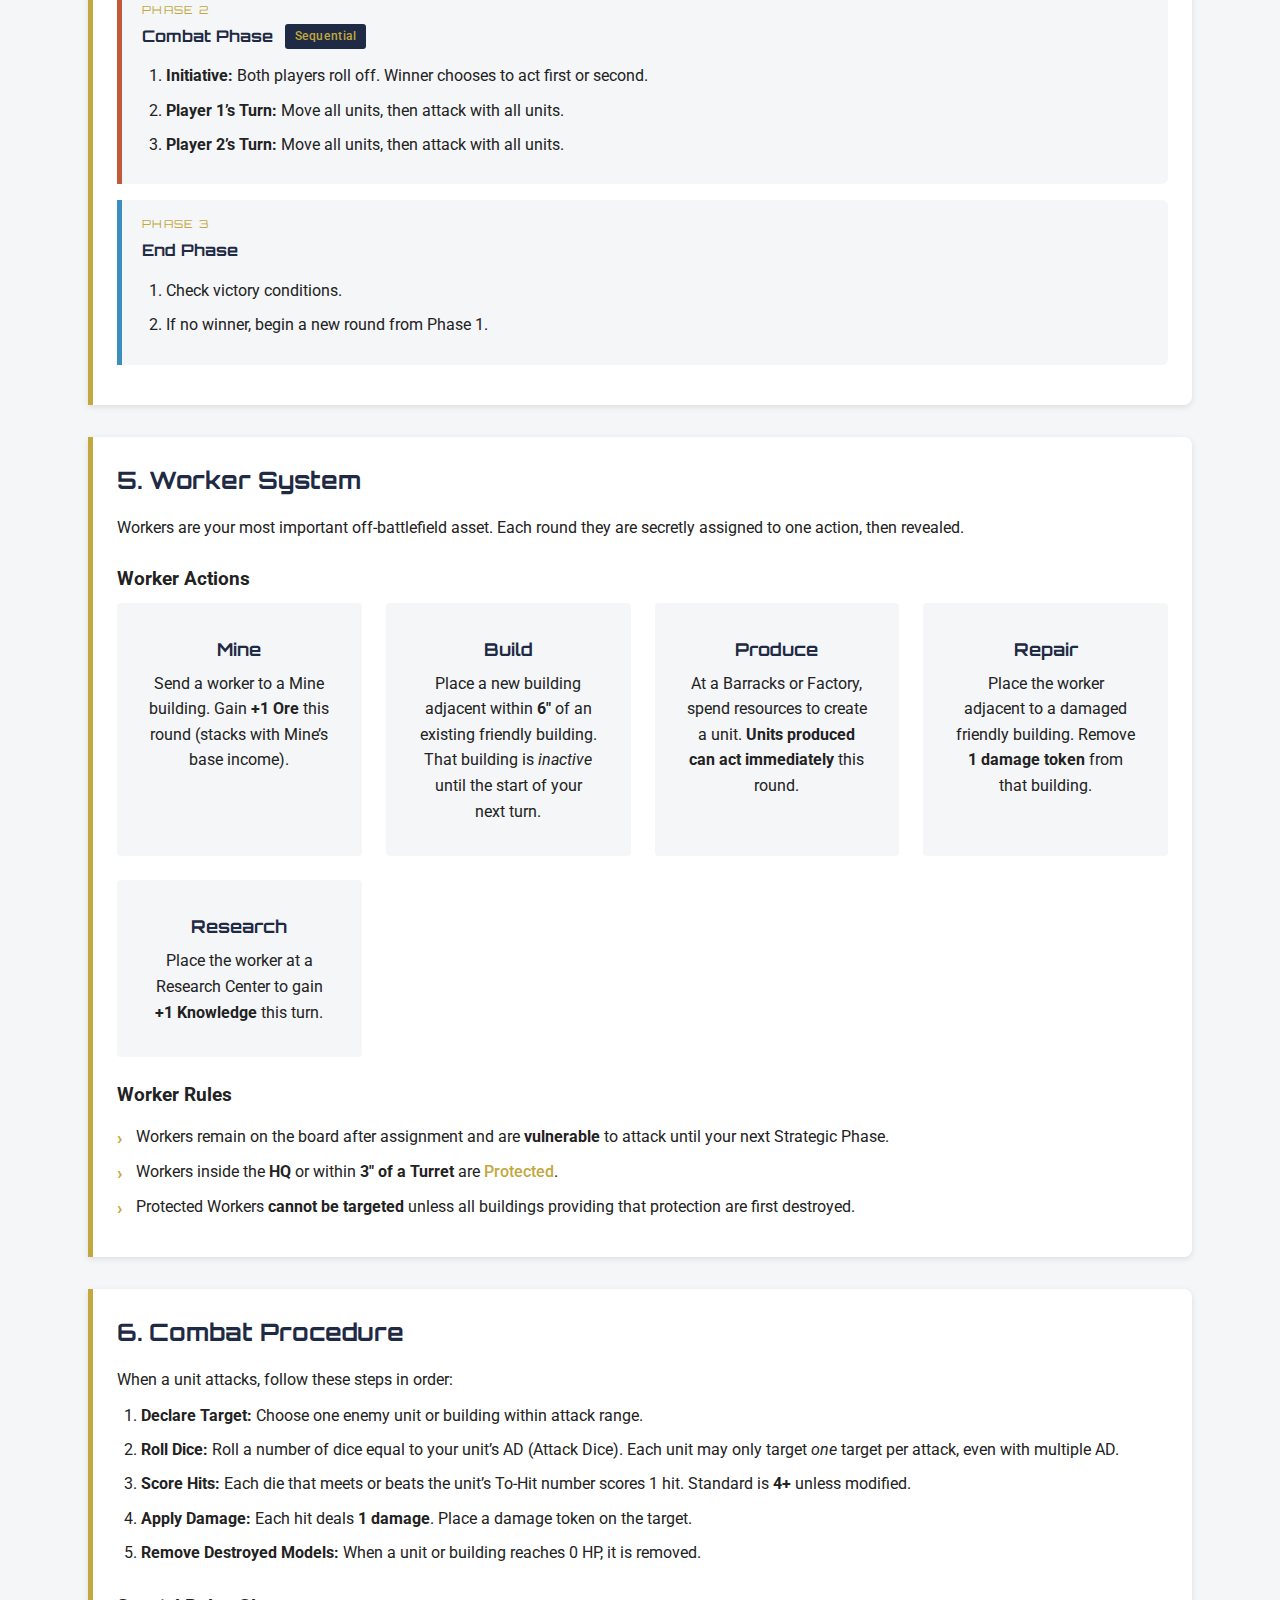
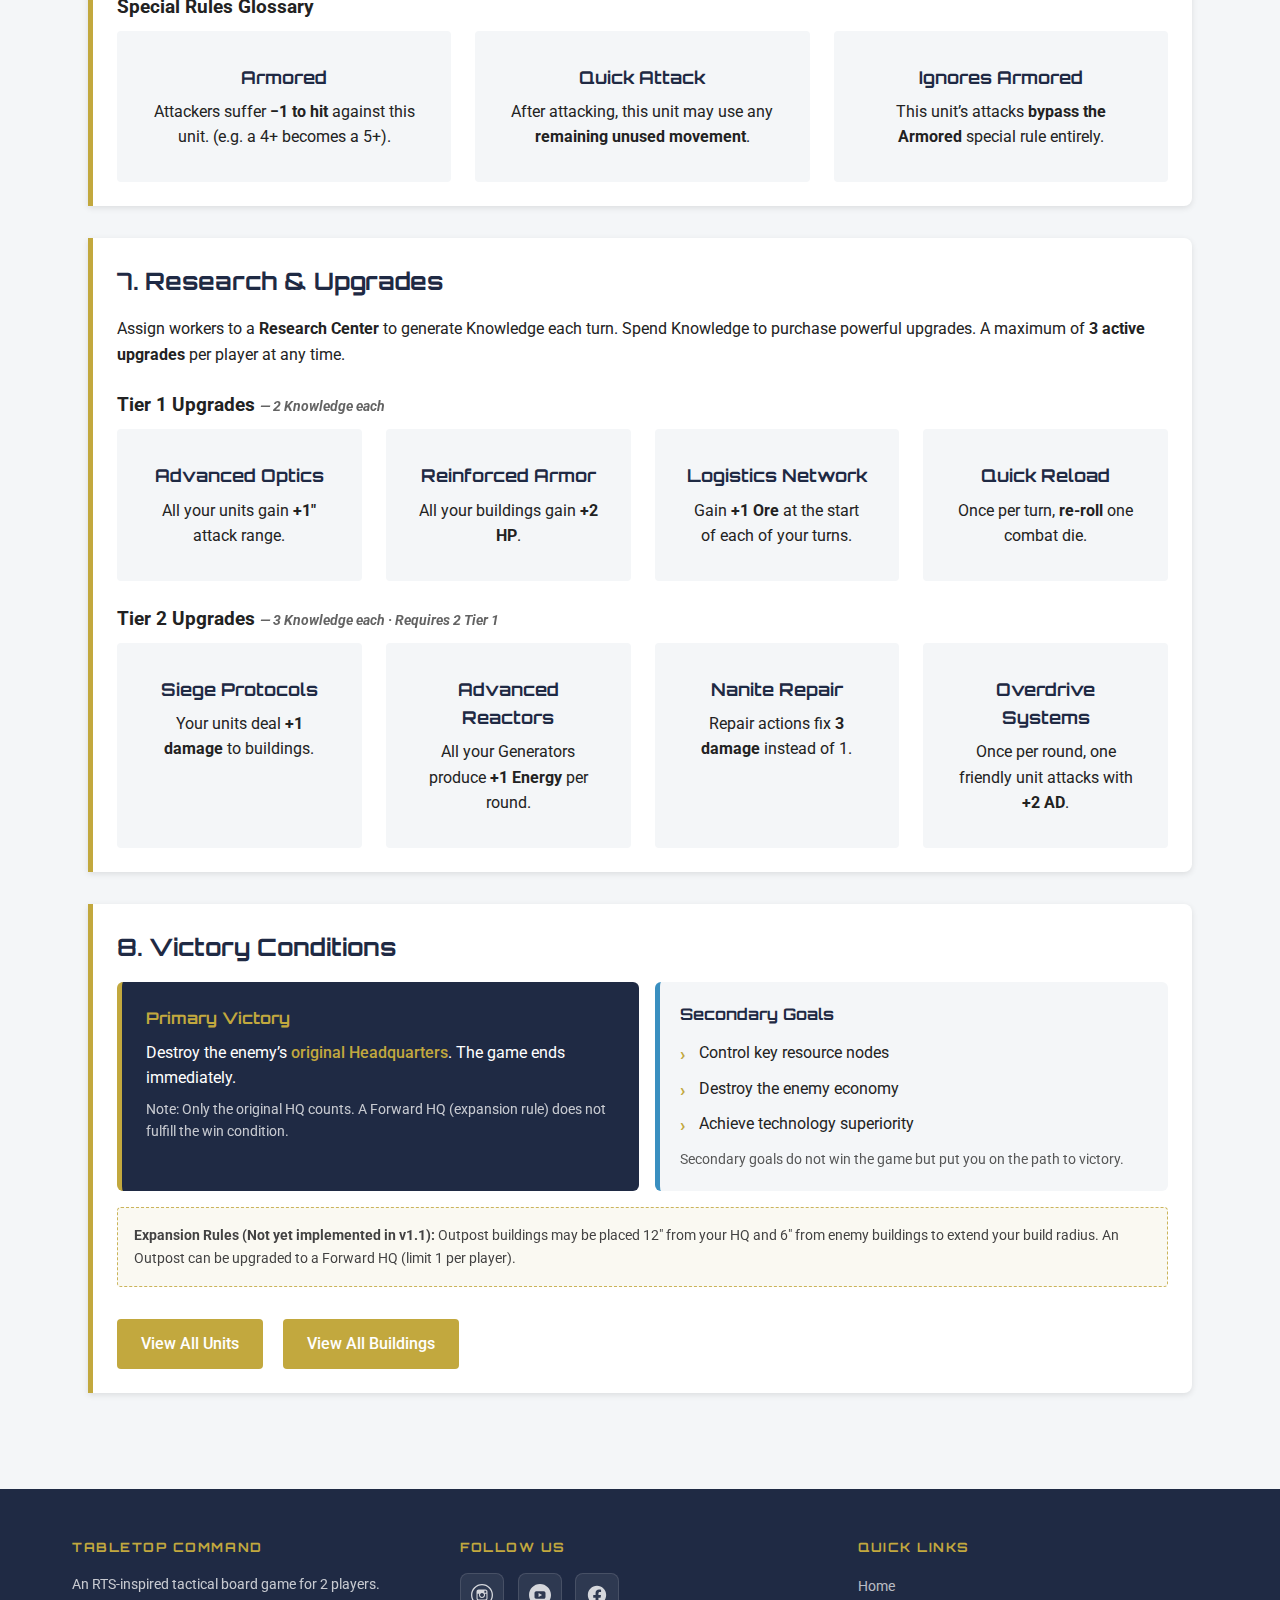
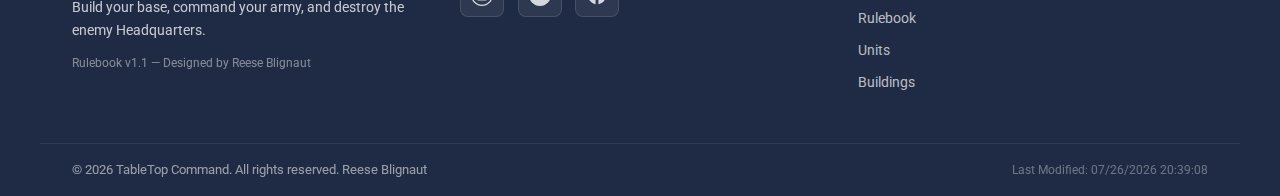
<file: project/rules.html>
<!DOCTYPE html>
<html lang="en">

<head>
    <meta charset="UTF-8">
    <meta name="viewport" content="width=device-width, initial-scale=1.0">
    <meta name="author" content="Reese Blignaut">
    <meta name="description"
        content="TableTop Command is an RTS-inspired tactical board game for 2 players. Build bases, gather resources, and destroy the enemy Headquarters.">
    <meta name="keywords" content="tabletop game, board game, RTS, strategy game, miniatures, wargame">
    <title>TableTop Command - Rules</title>
    <link
        href="https://fonts.googleapis.com/css2?family=Orbitron:wght@500;700&family=Roboto:wght@300;400;500&display=swap"
        rel="stylesheet">
    <link rel="stylesheet" href="styles/tabletopcommand.css">
    <link rel="stylesheet" href="styles/tabletopcommand-large.css">
</head>

<body>
    <header id="top">
        <div class="header-inner">
            <div class="header-brand">
                <a href="index.html" class="brand-link">
                    <span class="brand-name">TableTop Command</span>
                    <span class="brand-tagline">RTS on Your Tabletop</span>
                </a>
            </div>
            <button class="hamburger" id="hamburger" aria-label="Toggle navigation" aria-expanded="false"
                aria-controls="main-nav">
                <span></span>
                <span></span>
                <span></span>
            </button>
            <nav id="main-nav" aria-label="Main navigation">
                <ul>
                    <li><a href="index.html">Home</a></li>
                    <li><a href="rules.html">Rules</a></li>
                    <li><a href="units.html">Units</a></li>
                    <li><a href="buildings.html">Buildings</a></li>
                </ul>
            </nav>
        </div>
    </header>

    <main>

        <!-- Quick Nav -->
        <section class="rules-nav-section">
            <h2>Rulebook v1.1</h2>
            <p>Jump to a section:</p>
            <nav class="rules-quicknav">
                <a href="#overview">Overview</a>
                <a href="#components">Components</a>
                <a href="#setup">Setup</a>
                <a href="#round-structure">Round Structure</a>
                <a href="#workers">Workers</a>
                <a href="#combat">Combat</a>
                <a href="#research">Research</a>
                <a href="#victory">Victory</a>
            </nav>
        </section>

        <!-- 1. Overview -->
        <section id="overview">
            <h2>1. Game Overview</h2>
            <p>
                <span class="accent">TableTop Command</span> is a tactical strategy game for <strong>2 players</strong>
                that recreates the feel of a real-time strategy video game in turn-based tabletop form. Players build
                bases, gather resources, research technology, and command armies to destroy the enemy Headquarters.
            </p>
            <div class="info-strip">
                <div class="info-item"><span class="info-label">Players</span><span class="info-value">2</span></div>
                <div class="info-item"><span class="info-label">Game Length</span><span class="info-value">60&ndash;90
                        min</span></div>
                <div class="info-item"><span class="info-label">Victory</span><span class="info-value">Destroy Enemy
                        HQ</span></div>
                <div class="info-item"><span class="info-label">Version</span><span class="info-value">1.1</span></div>
            </div>
        </section>

        <!-- 2. Components -->
        <section id="components">
            <h2>2. Components</h2>
            <div class="grid" style="grid-template-columns: repeat(auto-fit, minmax(200px, 1fr));">
                <div class="card">
                    <h3>Resources</h3>
                    <p>Ore Tokens &times; 30<br>Energy Tokens &times; 20<br>Knowledge Tokens &times; 6</p>
                </div>
                <div class="card">
                    <h3>Markers</h3>
                    <p>Damage Tokens<br>Initiative Marker</p>
                </div>
                <div class="card">
                    <h3>Per Player</h3>
                    <p>Workers &times; 6&ndash;10<br>Buildings (see <a href="buildings.html">Buildings</a>)<br>Units
                        (see <a href="units.html">Units</a>)</p>
                </div>
            </div>
        </section>

        <!-- 3. Setup -->
        <section id="setup">
            <h2>3. Game Setup</h2>
            <div class="rules-two-col">
                <div>
                    <h3>Map Setup</h3>
                    <ol class="rules-list">
                        <li>Place both HQs <strong>24&quot;</strong> apart.</li>
                        <li>Place <strong>2 Ore nodes</strong> within 6&quot; of each HQ.</li>
                        <li>Place <strong>1&ndash;2 neutral Ore nodes</strong> in the center of the map.</li>
                    </ol>
                </div>
                <div>
                    <h3>Player Setup <em>(each player)</em></h3>
                    <ol class="rules-list">
                        <li>Place your <strong>HQ</strong> on the board.</li>
                        <li>Place <strong>1 Generator</strong> within 6&quot; of your HQ.</li>
                        <li>Place <strong>2 Workers</strong>.</li>
                        <li>Take <strong>6 Ore</strong> and <strong>2 Energy</strong> as starting resources.</li>
                    </ol>
                </div>
            </div>
        </section>

        <!-- 4. Round Structure -->
        <section id="round-structure">
            <h2>4. Round Structure</h2>
            <p>Each round is divided into <strong>3 phases</strong>, played in order.</p>

            <div class="phase-block phase-1">
                <div class="phase-label">Phase 1</div>
                <h3>Strategic Phase <span class="phase-tag">Simultaneous</span></h3>
                <ol class="rules-list">
                    <li><strong>Income:</strong> Collect +1 Energy per Generator; +1 Ore per worker at a Mine; +1
                        Knowledge per worker at a Research Center.</li>
                    <li><strong>Retrieve Workers:</strong> Pick up all your Workers from the board.</li>
                    <li><strong>Secret Planning:</strong> Secretly assign Workers to actions face-down.</li>
                    <li><strong>Reveal &amp; Resolve:</strong> Both players reveal and resolve all Worker assignments
                        simultaneously.</li>
                </ol>
            </div>

            <div class="phase-block phase-2">
                <div class="phase-label">Phase 2</div>
                <h3>Combat Phase <span class="phase-tag">Sequential</span></h3>
                <ol class="rules-list">
                    <li><strong>Initiative:</strong> Both players roll off. Winner chooses to act first or second.</li>
                    <li><strong>Player 1&rsquo;s Turn:</strong> Move all units, then attack with all units.</li>
                    <li><strong>Player 2&rsquo;s Turn:</strong> Move all units, then attack with all units.</li>
                </ol>
            </div>

            <div class="phase-block phase-3">
                <div class="phase-label">Phase 3</div>
                <h3>End Phase</h3>
                <ol class="rules-list">
                    <li>Check victory conditions.</li>
                    <li>If no winner, begin a new round from Phase 1.</li>
                </ol>
            </div>
        </section>

        <!-- 5. Workers -->
        <section id="workers">
            <h2>5. Worker System</h2>
            <p>Workers are your most important off-battlefield asset. Each round they are secretly assigned to one
                action, then revealed.</p>

            <h3 style="margin: 1.5rem 0 0.5rem;">Worker Actions</h3>
            <div class="grid" style="grid-template-columns: repeat(auto-fit, minmax(200px, 1fr));">
                <div class="card">
                    <h3>Mine</h3>
                    <p>Send a worker to a Mine building. Gain <strong>+1 Ore</strong> this round (stacks with
                        Mine&rsquo;s base income).</p>
                </div>
                <div class="card">
                    <h3>Build</h3>
                    <p>Place a new building adjacent within <strong>6&quot;</strong> of an existing friendly building.
                        That building is <em>inactive</em> until the start of your next turn.</p>
                </div>
                <div class="card">
                    <h3>Produce</h3>
                    <p>At a Barracks or Factory, spend resources to create a unit. <strong>Units produced can act
                            immediately</strong> this round.</p>
                </div>
                <div class="card">
                    <h3>Repair</h3>
                    <p>Place the worker adjacent to a damaged friendly building. Remove <strong>1 damage token</strong>
                        from that building.</p>
                </div>
                <div class="card">
                    <h3>Research</h3>
                    <p>Place the worker at a Research Center to gain <strong>+1 Knowledge</strong> this turn.</p>
                </div>
            </div>

            <h3 style="margin: 1.5rem 0 0.5rem;">Worker Rules</h3>
            <ul class="rules-bullets">
                <li>Workers remain on the board after assignment and are <strong>vulnerable</strong> to attack until
                    your next Strategic Phase.</li>
                <li>Workers inside the <strong>HQ</strong> or within <strong>3&quot; of a Turret</strong> are <span
                        class="accent">Protected</span>.</li>
                <li>Protected Workers <strong>cannot be targeted</strong> unless all buildings providing that protection
                    are first destroyed.</li>
            </ul>
        </section>

        <!-- 6. Combat -->
        <section id="combat">
            <h2>6. Combat Procedure</h2>
            <p>When a unit attacks, follow these steps in order:</p>
            <ol class="rules-list numbered-large">
                <li><strong>Declare Target:</strong> Choose one enemy unit or building within attack range.</li>
                <li><strong>Roll Dice:</strong> Roll a number of dice equal to your unit&rsquo;s AD (Attack Dice). Each
                    unit may only target <em>one</em> target per attack, even with multiple AD.</li>
                <li><strong>Score Hits:</strong> Each die that meets or beats the unit&rsquo;s To-Hit number scores 1
                    hit. Standard is <strong>4+</strong> unless modified.</li>
                <li><strong>Apply Damage:</strong> Each hit deals <strong>1 damage</strong>. Place a damage token on the
                    target.</li>
                <li><strong>Remove Destroyed Models:</strong> When a unit or building reaches 0 HP, it is removed.</li>
            </ol>

            <h3 style="margin: 1.5rem 0 0.5rem;">Special Rules Glossary</h3>
            <div class="grid" style="grid-template-columns: repeat(auto-fit, minmax(220px, 1fr));">
                <div class="card">
                    <h3>Armored</h3>
                    <p>Attackers suffer <strong>&minus;1 to hit</strong> against this unit. (e.g. a 4+ becomes a 5+).
                    </p>
                </div>
                <div class="card">
                    <h3>Quick Attack</h3>
                    <p>After attacking, this unit may use any <strong>remaining unused movement</strong>.</p>
                </div>
                <div class="card">
                    <h3>Ignores Armored</h3>
                    <p>This unit&rsquo;s attacks <strong>bypass the Armored</strong> special rule entirely.</p>
                </div>
            </div>
        </section>

        <!-- 7. Research -->
        <section id="research">
            <h2>7. Research &amp; Upgrades</h2>
            <p>Assign workers to a <strong>Research Center</strong> to generate Knowledge each turn. Spend Knowledge to
                purchase powerful upgrades. A maximum of <strong>3 active upgrades</strong> per player at any time.</p>

            <h3 style="margin: 1.5rem 0 0.5rem;">Tier 1 Upgrades <em style="font-size:0.85rem; opacity:0.7;">&mdash; 2
                    Knowledge each</em></h3>
            <div class="grid" style="grid-template-columns: repeat(auto-fit, minmax(200px, 1fr));">
                <div class="card">
                    <h3>Advanced Optics</h3>
                    <p>All your units gain <strong>+1&quot;</strong> attack range.</p>
                </div>
                <div class="card">
                    <h3>Reinforced Armor</h3>
                    <p>All your buildings gain <strong>+2 HP</strong>.</p>
                </div>
                <div class="card">
                    <h3>Logistics Network</h3>
                    <p>Gain <strong>+1 Ore</strong> at the start of each of your turns.</p>
                </div>
                <div class="card">
                    <h3>Quick Reload</h3>
                    <p>Once per turn, <strong>re-roll</strong> one combat die.</p>
                </div>
            </div>

            <h3 style="margin: 1.5rem 0 0.5rem;">Tier 2 Upgrades <em style="font-size:0.85rem; opacity:0.7;">&mdash; 3
                    Knowledge each &middot; Requires 2 Tier 1</em></h3>
            <div class="grid" style="grid-template-columns: repeat(auto-fit, minmax(200px, 1fr));">
                <div class="card">
                    <h3>Siege Protocols</h3>
                    <p>Your units deal <strong>+1 damage</strong> to buildings.</p>
                </div>
                <div class="card">
                    <h3>Advanced Reactors</h3>
                    <p>All your Generators produce <strong>+1 Energy</strong> per round.</p>
                </div>
                <div class="card">
                    <h3>Nanite Repair</h3>
                    <p>Repair actions fix <strong>3 damage</strong> instead of 1.</p>
                </div>
                <div class="card">
                    <h3>Overdrive Systems</h3>
                    <p>Once per round, one friendly unit attacks with <strong>+2 AD</strong>.</p>
                </div>
            </div>
        </section>

        <!-- 8. Victory -->
        <section id="victory">
            <h2>8. Victory Conditions</h2>
            <div class="victory-block">
                <div class="victory-primary">
                    <h3>Primary Victory</h3>
                    <p>Destroy the enemy&rsquo;s <span class="accent">original Headquarters</span>. The game ends
                        immediately.</p>
                    <p style="font-size:0.85rem; opacity:0.75; margin-top:0.5rem;">Note: Only the original HQ counts. A
                        Forward HQ (expansion rule) does not fulfill the win condition.</p>
                </div>
                <div class="victory-secondary">
                    <h3>Secondary Goals</h3>
                    <ul class="rules-bullets">
                        <li>Control key resource nodes</li>
                        <li>Destroy the enemy economy</li>
                        <li>Achieve technology superiority</li>
                    </ul>
                    <p style="font-size:0.85rem; opacity:0.75; margin-top:0.5rem;">Secondary goals do not win the game
                        but put you on the path to victory.</p>
                </div>
            </div>

            <div class="expansion-note">
                <strong>Expansion Rules (Not yet implemented in v1.1):</strong> Outpost buildings may be placed 12&quot;
                from your HQ and 6&quot; from enemy buildings to extend your build radius. An Outpost can be upgraded to
                a Forward HQ (limit 1 per player).
            </div>

            <a href="units.html" class="button" style="margin-right: 1rem;">View All Units</a>
            <a href="buildings.html" class="button">View All Buildings</a>
        </section>

    </main>

    <footer>
        <div class="footer-main">

            <div class="footer-about">
                <h3 class="footer-heading">TableTop Command</h3>
                <p>An RTS-inspired tactical board game for 2 players. Build your base, command your army, and destroy
                    the enemy Headquarters.</p>
                <p class="footer-version">Rulebook v1.1 &mdash; Designed by Reese Blignaut</p>
            </div>

            <div class="footer-social">
                <h3 class="footer-heading">Follow Us</h3>
                <div class="social-icons">
                    <a href="https://www.instagram.com" class="social-icon" title="Instagram" aria-label="Instagram"
                        target="_blank" rel="noopener noreferrer">
                        <img src="images/instagram.svg" alt="Instagram">
                    </a>
                    <a href="https://www.youtube.com" class="social-icon" title="YouTube" aria-label="YouTube"
                        target="_blank" rel="noopener noreferrer">
                        <img src="images/youtube.svg" alt="YouTube">
                    </a>
                    <a href="https://www.facebook.com" class="social-icon" title="Facebook" aria-label="Facebook"
                        target="_blank" rel="noopener noreferrer">
                        <img src="images/facebook.svg" alt="Facebook">
                    </a>
                </div>
            </div>

            <div class="footer-links">
                <h3 class="footer-heading">Quick Links</h3>
                <ul>
                    <li><a href="index.html">Home</a></li>
                    <li><a href="rules.html">Rulebook</a></li>
                    <li><a href="units.html">Units</a></li>
                    <li><a href="buildings.html">Buildings</a></li>
                </ul>
            </div>

        </div>
        <div class="footer-bottom">
            <p>&copy; <span id="currentyear"></span> TableTop Command. All rights reserved. Reese Blignaut</p>
            <p class="footer-modified">Last Modified: <span id="lastModified"></span></p>
        </div>
    </footer>
    <script src="scripts/tabletopcommand.js"></script>
</body>

</html>
</file>
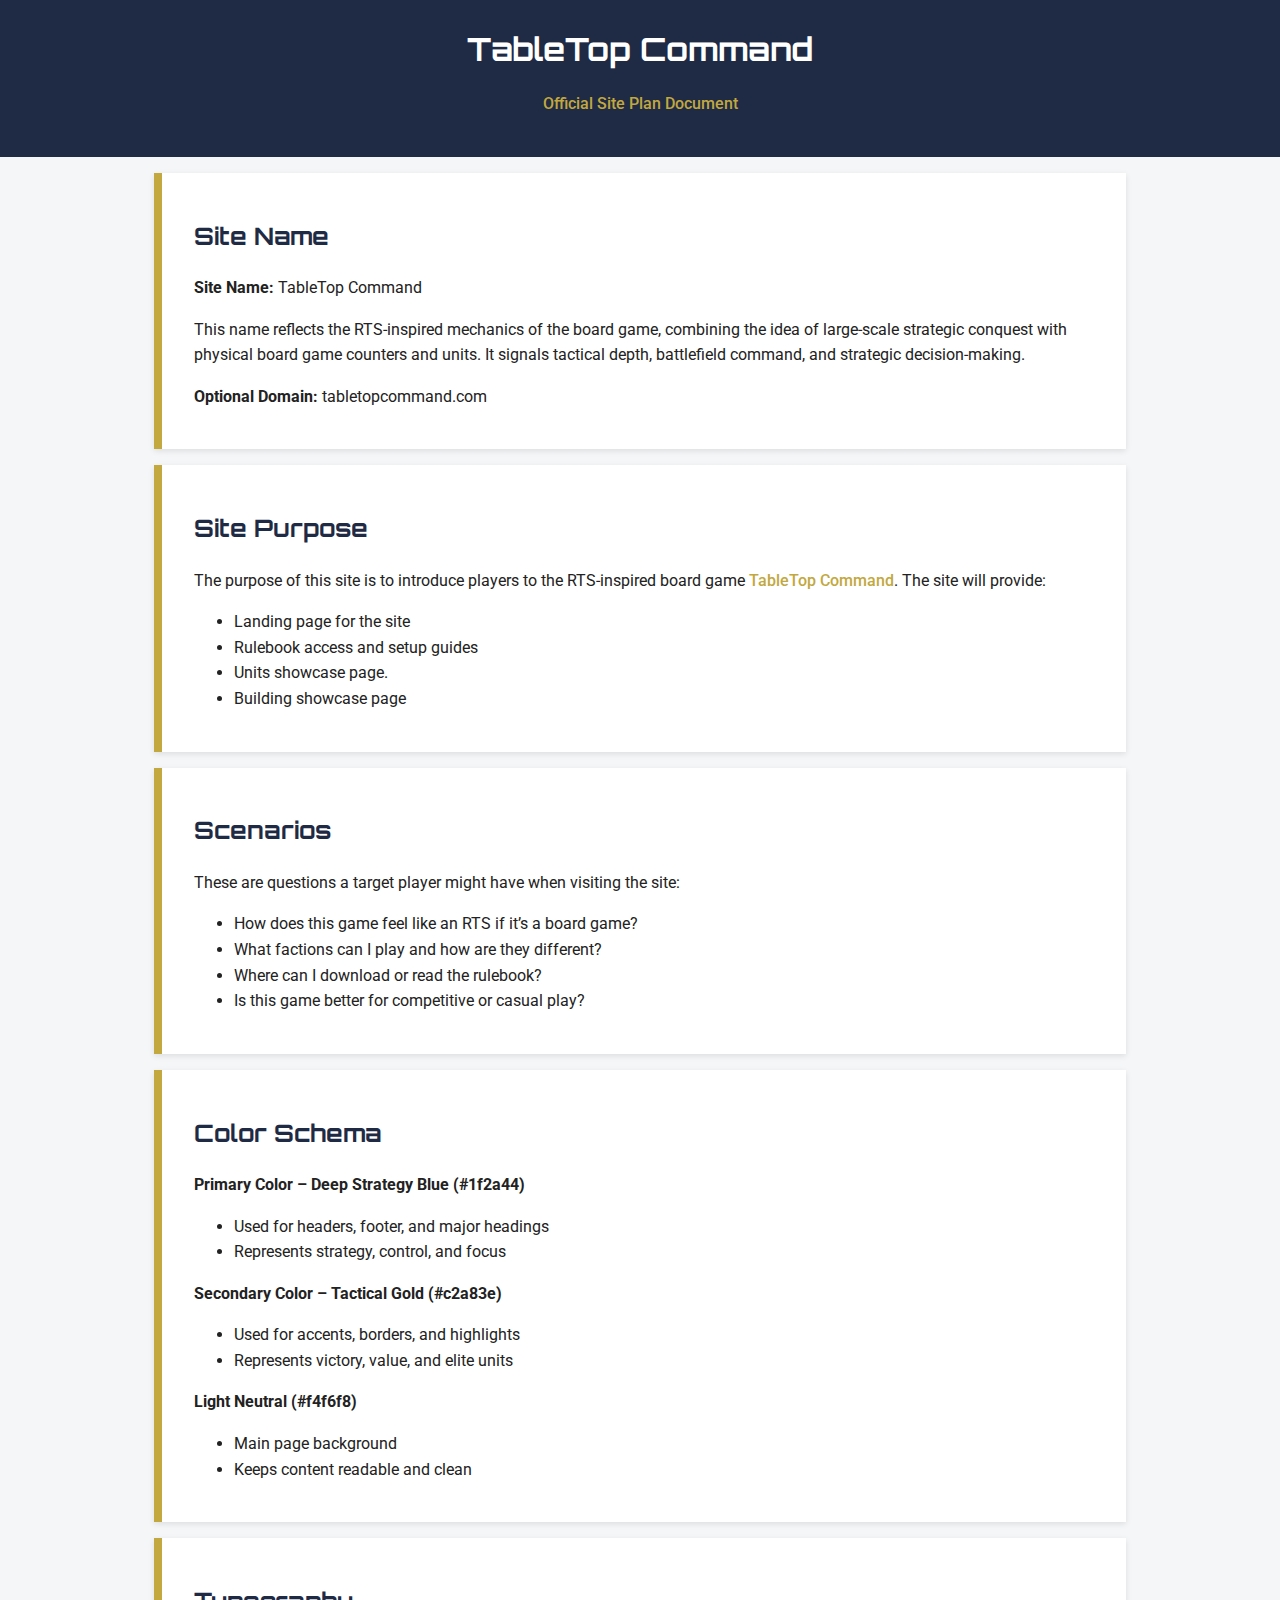
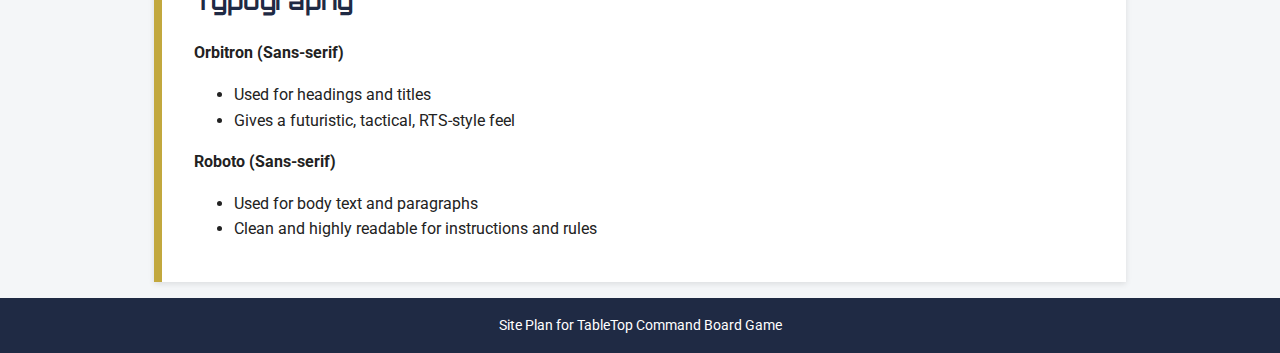
<file: project/siteplan.html>
<!DOCTYPE html>
<html lang="en">
<head>
    <meta charset="UTF-8">
    <meta name="viewport" content="width=device-width, initial-scale=1.0">
    <title>Site Plan – Conquest: Command & Counters</title>

    <!-- Google Fonts -->
    <link href="https://fonts.googleapis.com/css2?family=Orbitron:wght@500;700&family=Roboto:wght@300;400;500&display=swap" rel="stylesheet">

    <style>
        :root {
            --primary-color: #1f2a44;   /* Deep strategy blue */
            --secondary-color: #c2a83e; /* Tactical gold */
            --light-color: #f4f6f8;
        }

        body {
            margin: 0;
            font-family: 'Roboto', sans-serif;
            background-color: var(--light-color);
            color: #222;
            line-height: 1.6;
        }

        header {
            background-color: var(--primary-color);
            color: white;
            padding: 1.5rem;
            text-align: center;
        }

        header h1 {
            font-family: 'Orbitron', sans-serif;
            margin: 0;
            font-size: 2rem;
        }

        section {
            padding: 1.5rem 2rem;
            margin: 1rem auto;
            max-width: 900px;
            background-color: white;
            border-left: 8px solid var(--secondary-color);
            box-shadow: 0 2px 6px rgba(0,0,0,0.1);
        }

        h2 {
            font-family: 'Orbitron', sans-serif;
            color: var(--primary-color);
        }

        .accent {
            color: var(--secondary-color);
            font-weight: 500;
        }

        footer {
            text-align: center;
            padding: 1rem;
            background-color: var(--primary-color);
            color: white;
            font-size: 0.9rem;
        }
    </style>
</head>

<body>

    <header>
        <h1>TableTop Command</h1>
        <p class="accent">Official Site Plan Document</p>
    </header>

    <!-- Site Name Section -->
    <section>
        <h2>Site Name</h2>
        <p><strong>Site Name:</strong> TableTop Command</p>
        <p>
            This name reflects the RTS-inspired mechanics of the board game, combining the idea of
            large-scale strategic conquest with physical board game counters and units. It signals
            tactical depth, battlefield command, and strategic decision-making.
        </p>
        <p><strong>Optional Domain:</strong> tabletopcommand.com</p>
    </section>

    <!-- Site Purpose Section -->
    <section>
        <h2>Site Purpose</h2>
        <p>
            The purpose of this site is to introduce players to the RTS-inspired board game
            <span class="accent">TableTop Command</span>. The site will provide:
        </p>
        <ul>
            <li>Landing page for the site</li>
            <li>Rulebook access and setup guides</li>
            <li>Units showcase page.</li>
            <li>Building showcase page</li>
        </ul>
    </section>

    <!-- Scenarios Section -->
    <section>
        <h2>Scenarios</h2>
        <p>These are questions a target player might have when visiting the site:</p>
        <ul>
            <li>How does this game feel like an RTS if it’s a board game?</li>
            <li>What factions can I play and how are they different?</li>
            <li>Where can I download or read the rulebook?</li>
            <li>Is this game better for competitive or casual play?</li>
        </ul>
    </section>

    <!-- Color Schema Section -->
    <section>
        <h2>Color Schema</h2>
        <p><strong>Primary Color – Deep Strategy Blue (#1f2a44)</strong></p>
        <ul>
            <li>Used for headers, footer, and major headings</li>
            <li>Represents strategy, control, and focus</li>
        </ul>

        <p><strong>Secondary Color – Tactical Gold (#c2a83e)</strong></p>
        <ul>
            <li>Used for accents, borders, and highlights</li>
            <li>Represents victory, value, and elite units</li>
        </ul>

        <p><strong>Light Neutral (#f4f6f8)</strong></p>
        <ul>
            <li>Main page background</li>
            <li>Keeps content readable and clean</li>
        </ul>
    </section>

    <!-- Typography Section -->
    <section>
        <h2>Typography</h2>
        <p><strong>Orbitron (Sans-serif)</strong></p>
        <ul>
            <li>Used for headings and titles</li>
            <li>Gives a futuristic, tactical, RTS-style feel</li>
        </ul>

        <p><strong>Roboto (Sans-serif)</strong></p>
        <ul>
            <li>Used for body text and paragraphs</li>
            <li>Clean and highly readable for instructions and rules</li>
        </ul>
    </section>

    <footer>
        Site Plan for TableTop Command Board Game
    </footer>

</body>
</html>
</file>
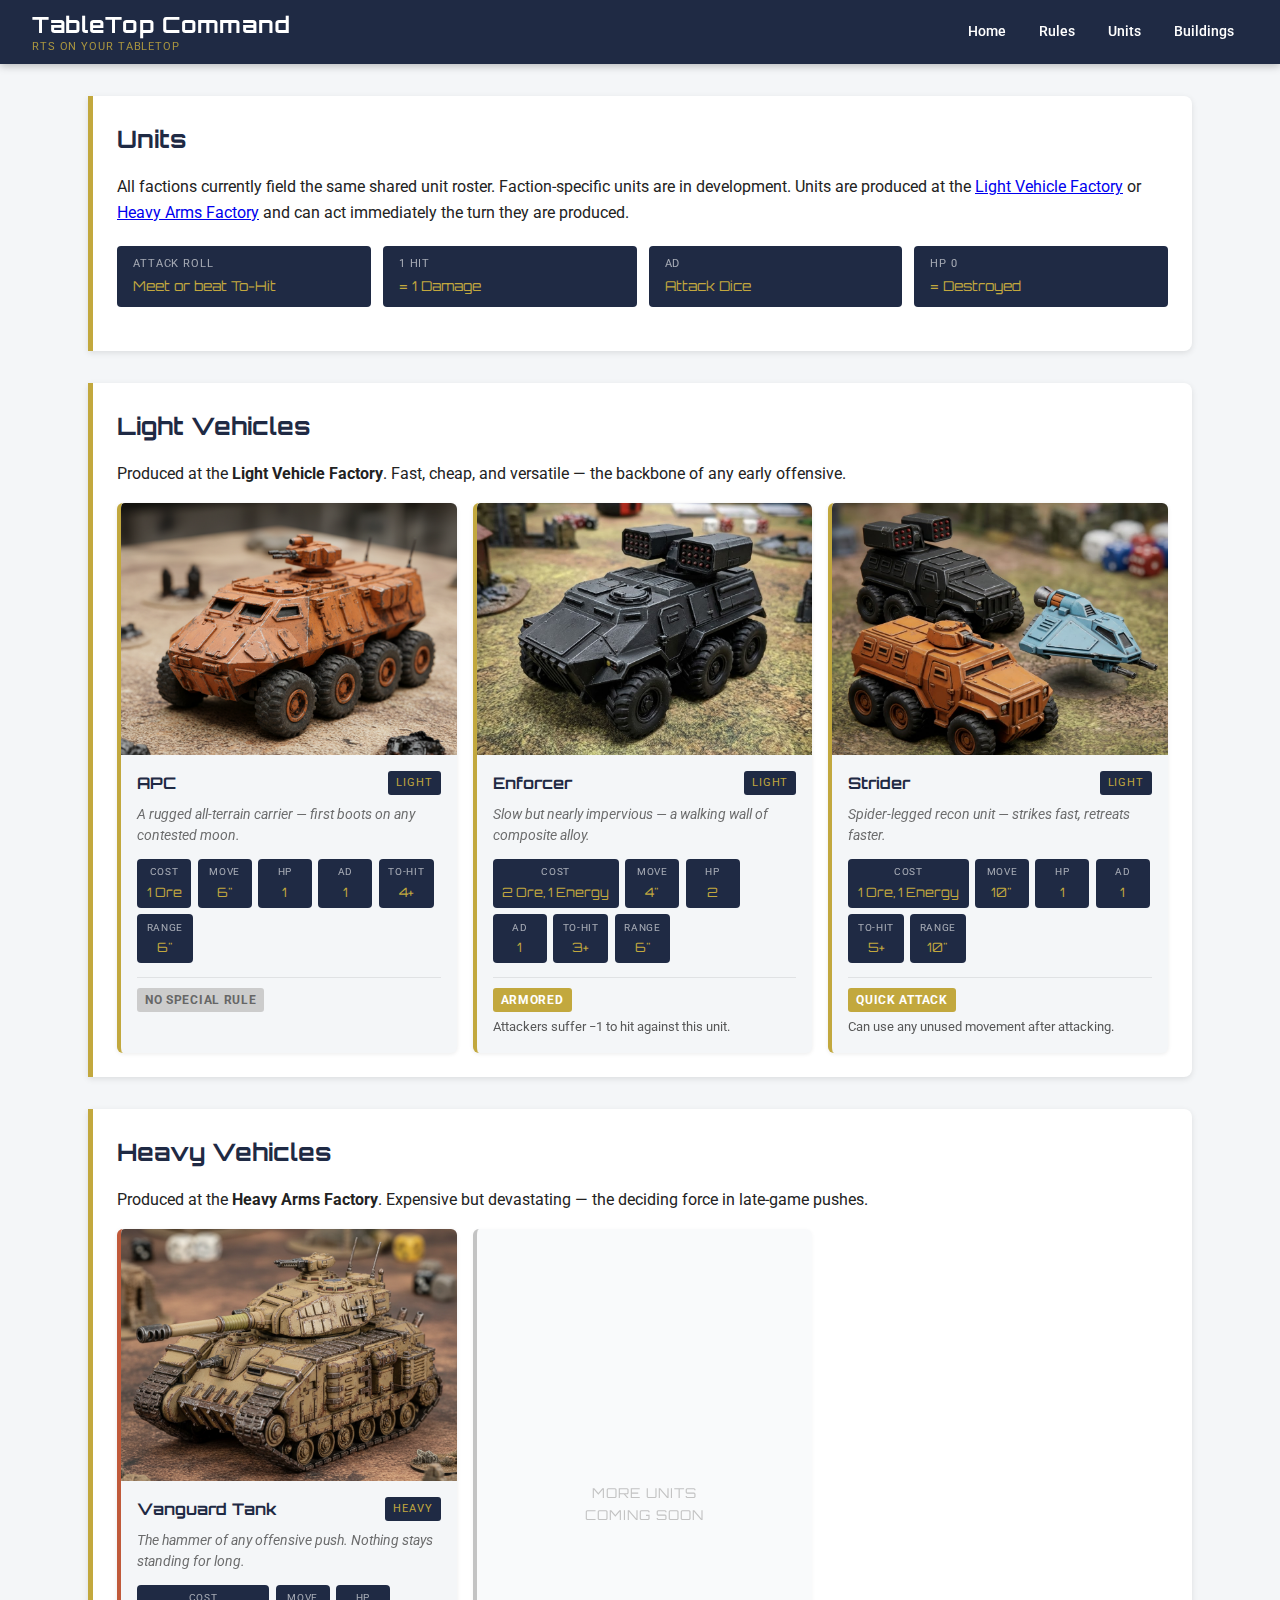
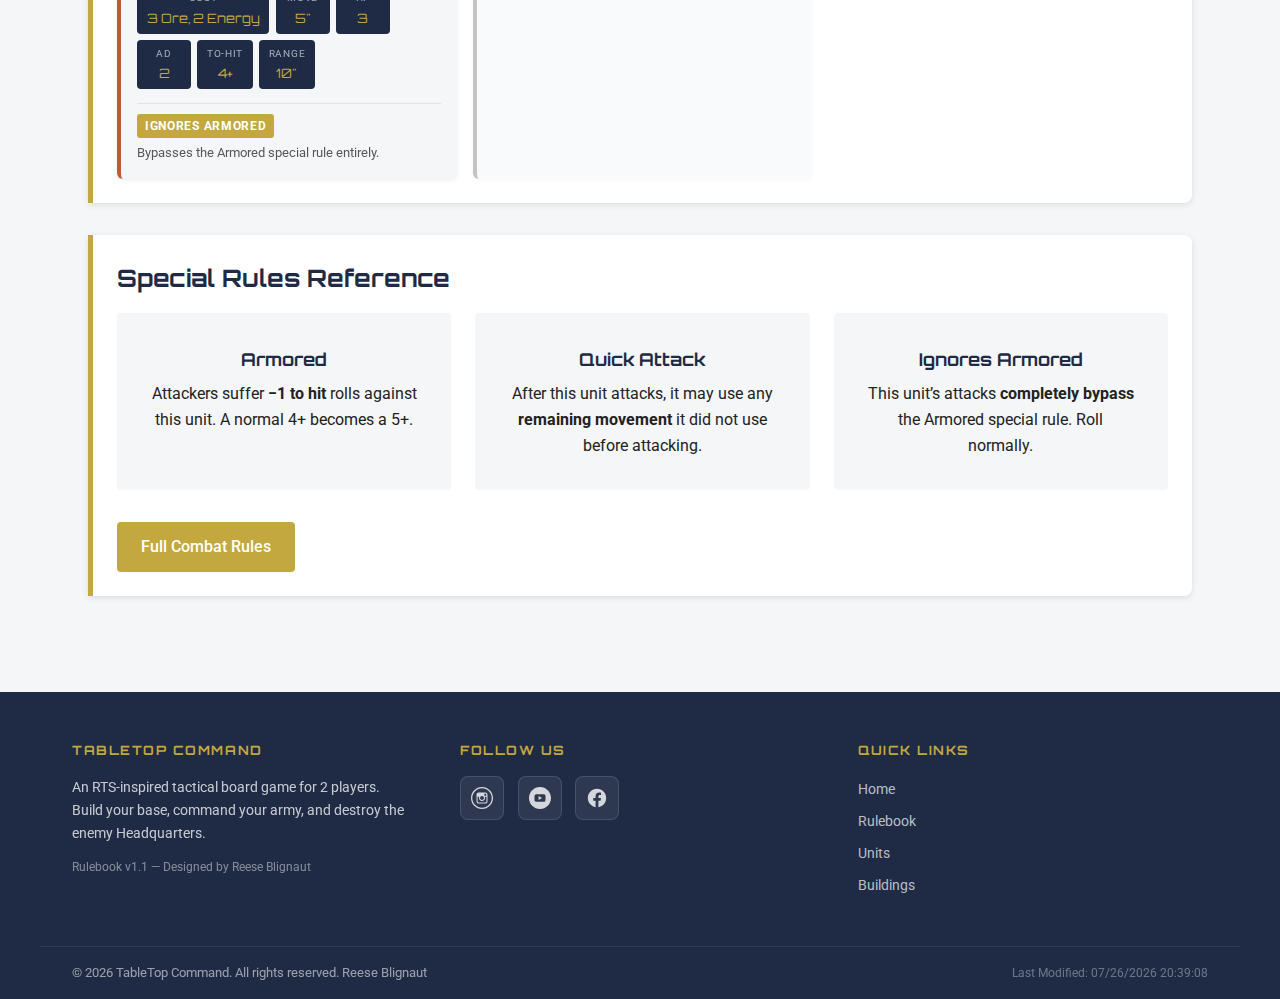
<file: project/units.html>
<!DOCTYPE html>
<html lang="en">

<head>
    <meta charset="UTF-8">
    <meta name="viewport" content="width=device-width, initial-scale=1.0">
    <meta name="author" content="Reese Blignaut">
    <meta name="description"
        content="TableTop Command is an RTS-inspired tactical board game for 2 players. Build bases, gather resources, and destroy the enemy Headquarters.">
    <meta name="keywords" content="tabletop game, board game, RTS, strategy game, miniatures, wargame">
    <title>TableTop Command - Units</title>
    <link
        href="https://fonts.googleapis.com/css2?family=Orbitron:wght@500;700&family=Roboto:wght@300;400;500&display=swap"
        rel="stylesheet">
    <link rel="stylesheet" href="styles/tabletopcommand.css">
    <link rel="stylesheet" href="styles/tabletopcommand-large.css">
</head>

<body>
    <header id="top">
        <div class="header-inner">
            <div class="header-brand">
                <a href="index.html" class="brand-link">
                    <span class="brand-name">TableTop Command</span>
                    <span class="brand-tagline">RTS on Your Tabletop</span>
                </a>
            </div>
            <button class="hamburger" id="hamburger" aria-label="Toggle navigation" aria-expanded="false"
                aria-controls="main-nav">
                <span></span>
                <span></span>
                <span></span>
            </button>
            <nav id="main-nav" aria-label="Main navigation">
                <ul>
                    <li><a href="index.html">Home</a></li>
                    <li><a href="rules.html">Rules</a></li>
                    <li><a href="units.html">Units</a></li>
                    <li><a href="buildings.html">Buildings</a></li>
                </ul>
            </nav>
        </div>
    </header>

    <main>

        <section>
            <h2>Units</h2>
            <p>
                All factions currently field the same shared unit roster. Faction-specific units are in development.
                Units are produced at the <a href="buildings.html">Light Vehicle Factory</a> or <a
                    href="buildings.html">Heavy Arms Factory</a>
                and can act immediately the turn they are produced.
            </p>

            <div class="info-strip">
                <div class="info-item"><span class="info-label">Attack Roll</span><span class="info-value">Meet or beat
                        To-Hit</span></div>
                <div class="info-item"><span class="info-label">1 Hit</span><span class="info-value">= 1 Damage</span>
                </div>
                <div class="info-item"><span class="info-label">AD</span><span class="info-value">Attack Dice</span>
                </div>
                <div class="info-item"><span class="info-label">HP 0</span><span class="info-value">= Destroyed</span>
                </div>
            </div>
        </section>

        <!-- Light Vehicles -->
        <section>
            <h2>Light Vehicles</h2>
            <p>Produced at the <strong>Light Vehicle Factory</strong>. Fast, cheap, and versatile &mdash; the backbone
                of any early offensive.</p>
            <div class="unit-grid" id="light-vehicles-grid">
                <!-- Rendered by tabletopcommand.js -->
                <p class="js-fallback">Loading units&hellip;</p>
            </div>
        </section>

        <!-- Heavy Vehicles -->
        <section>
            <h2>Heavy Vehicles</h2>
            <p>Produced at the <strong>Heavy Arms Factory</strong>. Expensive but devastating &mdash; the deciding force
                in late-game pushes.</p>
            <div class="unit-grid" id="heavy-vehicles-grid">
                <!-- Rendered by tabletopcommand.js -->
                <p class="js-fallback">Loading units&hellip;</p>
            </div>
        </section>

        <!-- Special Rules Reference -->
        <section>
            <h2>Special Rules Reference</h2>
            <div class="grid" style="grid-template-columns: repeat(auto-fit, minmax(200px, 1fr));">
                <div class="card">
                    <h3>Armored</h3>
                    <p>Attackers suffer <strong>&minus;1 to hit</strong> rolls against this unit. A normal 4+ becomes a
                        5+.</p>
                </div>
                <div class="card">
                    <h3>Quick Attack</h3>
                    <p>After this unit attacks, it may use any <strong>remaining movement</strong> it did not use before
                        attacking.</p>
                </div>
                <div class="card">
                    <h3>Ignores Armored</h3>
                    <p>This unit&rsquo;s attacks <strong>completely bypass</strong> the Armored special rule. Roll
                        normally.</p>
                </div>
            </div>
            <p style="margin-top:1rem;"><a href="rules.html#combat" class="button">Full Combat Rules</a></p>
        </section>

    </main>

    <footer>
        <div class="footer-main">

            <div class="footer-about">
                <h3 class="footer-heading">TableTop Command</h3>
                <p>An RTS-inspired tactical board game for 2 players. Build your base, command your army, and destroy
                    the enemy Headquarters.</p>
                <p class="footer-version">Rulebook v1.1 &mdash; Designed by Reese Blignaut</p>
            </div>

            <div class="footer-social">
                <h3 class="footer-heading">Follow Us</h3>
                <div class="social-icons">
                    <a href="https://www.instagram.com" class="social-icon" title="Instagram" aria-label="Instagram"
                        target="_blank" rel="noopener noreferrer">
                        <img src="images/instagram.svg" alt="Instagram">
                    </a>
                    <a href="https://www.youtube.com" class="social-icon" title="YouTube" aria-label="YouTube"
                        target="_blank" rel="noopener noreferrer">
                        <img src="images/youtube.svg" alt="YouTube">
                    </a>
                    <a href="https://www.facebook.com" class="social-icon" title="Facebook" aria-label="Facebook"
                        target="_blank" rel="noopener noreferrer">
                        <img src="images/facebook.svg" alt="Facebook">
                    </a>
                </div>
            </div>

            <div class="footer-links">
                <h3 class="footer-heading">Quick Links</h3>
                <ul>
                    <li><a href="index.html">Home</a></li>
                    <li><a href="rules.html">Rulebook</a></li>
                    <li><a href="units.html">Units</a></li>
                    <li><a href="buildings.html">Buildings</a></li>
                </ul>
            </div>

        </div>
        <div class="footer-bottom">
            <p>&copy; <span id="currentyear"></span> TableTop Command. All rights reserved. Reese Blignaut</p>
            <p class="footer-modified">Last Modified: <span id="lastModified"></span></p>
        </div>
    </footer>
    <script src="scripts/tabletopcommand.js"></script>
</body>

</html>
</file>
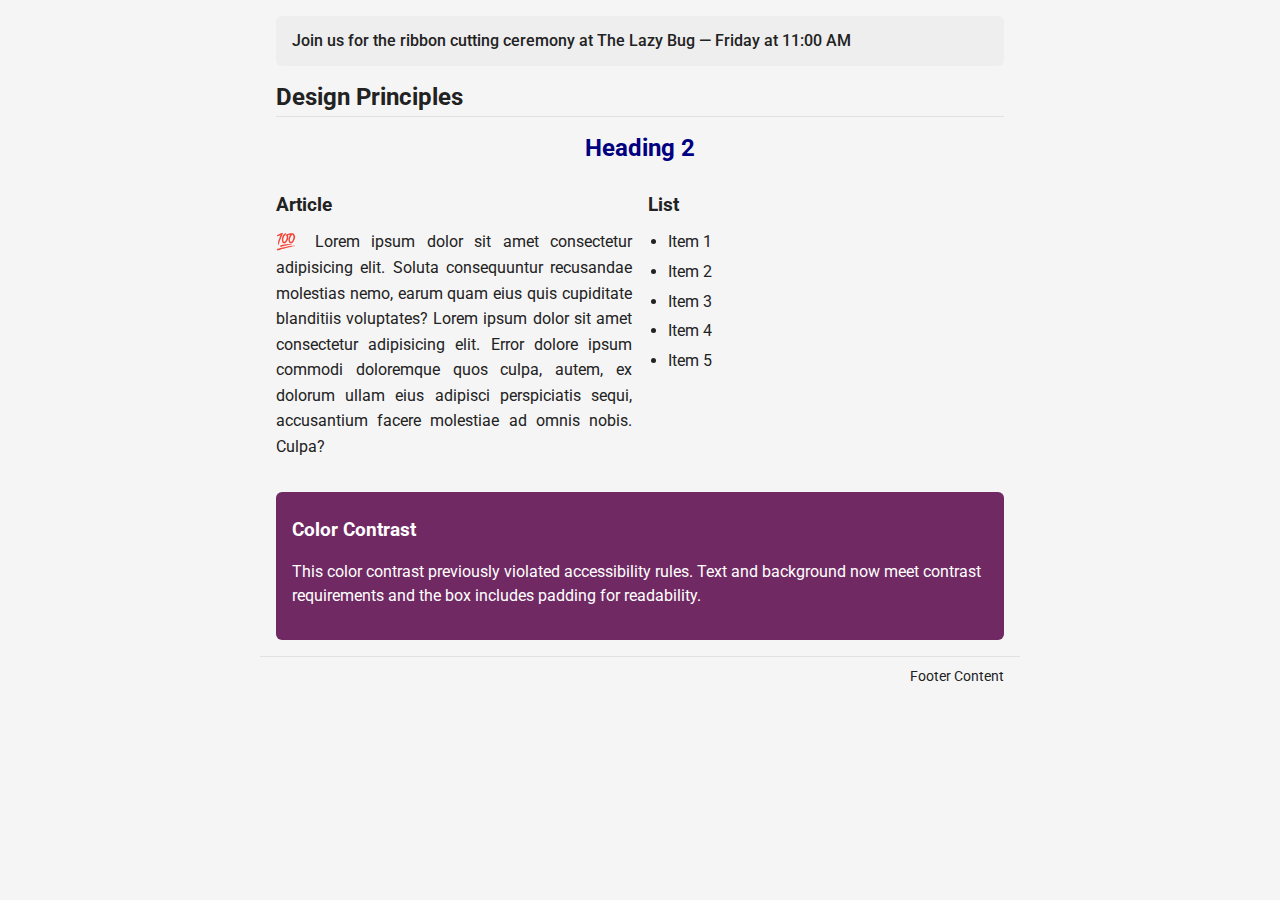
<file: week03/design.html>
<!DOCTYPE html>
<html lang="en">

<head>
    <meta charset="utf-8" />
    <meta name="viewport" content="width=device-width, initial-scale=1" />
    <title>Design Principles</title>

    <link href="https://fonts.googleapis.com/css2?family=Roboto:wght@300;400;700&display=swap" rel="stylesheet">

    <link rel="stylesheet" href="styles/design.css">
</head>

<body>
    <a class="skip-link" href="#main">Skip to content</a>

    <header>
        <div class="promo" role="status" aria-live="polite">
            Join us for the ribbon cutting ceremony at The Lazy Bug — Friday at 11:00 AM
        </div>

        <h1>Design Principles</h1>
    </header>

    <main id="main">
        <h2>Heading 2</h2>

        <section class="article-section">
            <h3>Article</h3>
            <article>
                <p>💯 Lorem ipsum dolor sit amet consectetur adipisicing elit. Soluta consequuntur recusandae molestias
                    nemo, earum quam eius quis cupiditate blanditiis voluptates? Lorem ipsum dolor sit amet consectetur
                    adipisicing elit. Error dolore ipsum commodi doloremque quos culpa, autem, ex dolorum ullam eius
                    adipisci perspiciatis sequi, accusantium facere molestiae ad omnis nobis. Culpa?</p>
            </article>
        </section>

        <section class="list-section">
            <h3>List</h3>
            <ul>
                <li>Item 1</li>
                <li>Item 2</li>
                <li>Item 3</li>
                <li>Item 4</li>
                <li>Item 5</li>
            </ul>
        </section>

        <aside class="callout" aria-label="Important note">
            <h3>Color Contrast</h3>
            <p>This color contrast previously violated accessibility rules. Text and background now meet contrast
                requirements and the box includes padding for readability.</p>
        </aside>
    </main>

    <footer>
        Footer Content
    </footer>
</body>

</html>
</file>
<file: styles/base.css>
/* ---------- Global ---------- */
* {
  box-sizing: border-box;
}

body {
  font-family: "Roboto", Arial, Helvetica, sans-serif;
  margin: 0;
  background-color: #f4f4f4;
  color: #333;
  line-height: 1.6;
}

img {
  max-width: 100%;
  display: block;
}

/* ---------- Header ---------- */
header {
  background-color: #003366;
  color: white;
  padding: 1rem;
}

#course-title {
  display: block;
  font-size: 1.25rem;
  font-weight: bold;
  margin-bottom: 0.5rem;
}

nav {
  display: flex;
  gap: 1rem;
}

nav a {
  color: white;
  text-decoration: none;
  font-weight: bold;
}

nav a:hover {
  text-decoration: underline;
}

/* ---------- Main ---------- */
main {
  max-width: 900px;
  margin: 2rem auto;
  padding: 0 1rem;
}

main h1 {
  text-align: center;
  margin-bottom: 2rem;
}

/* ---------- Cards ---------- */
.card-container {
  display: flex;
  gap: 2rem;
}

.card {
  background-color: white;
  border-radius: 5px;
  box-shadow: 0 0 10px rgba(0, 0, 0, 0.1);
  overflow: hidden;
  flex: 1;

  display: flex;
  flex-direction: column;
}

.card h2 {
  background-color: #003366;
  color: white;
  margin: 0;
  padding: 0.75rem 1rem;
  border-bottom: 1px solid rgba(255, 255, 255, 0.3);
}

.card-body {
  display: flex;
  gap: 1.25rem;
  padding: 1.75rem;
  align-items: flex-start;
}

.card-body img {
  width: 120px;
  height: auto;
  flex-shrink: 0;
  border-radius: 5px;
}

.card-content {
  flex: 1;
}

/* ---------- Footer ---------- */
footer {
  background-color: #003366;
  color: white;
  text-align: center;
  padding: 1rem;
}

/* ---------- Responsive ---------- */
@media (max-width: 768px) {
  .card-container {
    flex-direction: column;
  }

  .card-body {
    flex-direction: column;
    align-items: center;
    text-align: center;
  }

  .card-body img {
    max-width: 200px;
  }
}
</file>
<file: project/styles/tabletopcommand.css>
:root {
    --primary-color: #1f2a44;   /* Deep strategy blue */
    --secondary-color: #c2a83e; /* Tactical gold */
    --light-color: #f4f6f8;
    --text-dark: #222;
    --white: #fff;
}

* {
    margin: 0;
    padding: 0;
    box-sizing: border-box;
}

body {
    font-family: 'Roboto', sans-serif;
    background-color: var(--light-color);
    color: var(--text-dark);
    line-height: 1.6;
    font-size: 16px; /* Base for mobile readability */
}

/* ─── Header ─────────────────────────────────────────────────────────────── */
header {
    background-color: var(--primary-color);
    color: var(--white);
    box-shadow: 0 2px 8px rgba(0,0,0,0.25);
    position: sticky;
    top: 0;
    z-index: 100;
}

.header-inner {
    display: flex;
    align-items: center;
    justify-content: space-between;
    padding: 0.85rem 1rem;
    gap: 1rem;
}

/* Brand / Logo */
.header-brand {
    flex-shrink: 0;
}

.brand-link {
    text-decoration: none;
    display: flex;
    flex-direction: column;
    gap: 0.1rem;
    line-height: 1.2;
}

.brand-name {
    font-family: 'Orbitron', sans-serif;
    font-size: 1.1rem;
    color: var(--white);
    font-weight: 700;
    letter-spacing: 0.03em;
}

.brand-tagline {
    font-size: 0.68rem;
    color: var(--secondary-color);
    letter-spacing: 0.08em;
    text-transform: uppercase;
    opacity: 0.85;
}

/* ─── Hamburger Button ───────────────────────────────────────────────────── */
.hamburger {
    display: flex;
    flex-direction: column;
    justify-content: center;
    gap: 5px;
    width: 36px;
    height: 36px;
    background: none;
    border: none;
    cursor: pointer;
    padding: 4px;
    flex-shrink: 0;
}

.hamburger span {
    display: block;
    width: 100%;
    height: 2px;
    background: var(--white);
    border-radius: 2px;
    transition: transform 0.3s ease, opacity 0.3s ease;
    transform-origin: center;
}

/* Animated X when open */
.hamburger.is-open span:nth-child(1) { transform: translateY(7px) rotate(45deg); }
.hamburger.is-open span:nth-child(2) { opacity: 0; transform: scaleX(0); }
.hamburger.is-open span:nth-child(3) { transform: translateY(-7px) rotate(-45deg); }

/* ─── Mobile Nav ─────────────────────────────────────────────────────────── */
#main-nav {
    display: none;
    width: 100%;
    border-top: 1px solid rgba(255,255,255,0.1);
}

#main-nav.is-open {
    display: block;
}

/* Wrap inner + nav in a column on mobile */
header {
    flex-wrap: wrap;
}

nav ul {
    list-style: none;
    display: flex;
    flex-direction: column;
    padding: 0.5rem 0;
    margin: 0;
}

nav ul li a {
    color: var(--white);
    text-decoration: none;
    font-weight: 500;
    padding: 0.65rem 1rem;
    display: block;
    border-bottom: 1px solid rgba(255,255,255,0.07);
    transition: background 0.2s, color 0.2s;
    font-size: 0.95rem;
}

nav ul li:last-child a {
    border-bottom: none;
}

nav ul li a:hover,
nav ul li a:focus {
    background: rgba(255,255,255,0.08);
    color: var(--secondary-color);
}

/* Position nav below the inner bar on mobile */
.header-inner {
    flex-wrap: wrap;
}

#main-nav {
    flex-basis: 100%;
}

/* Main Content - Single column by default */
main {
    max-width: 100%;
    margin: 0 auto;
    padding: 1rem;
}

section {
    margin-bottom: 2rem;
    background: var(--white);
    border-left: 5px solid var(--secondary-color);
    padding: 1.5rem;
    box-shadow: 0 2px 6px rgba(0,0,0,0.1);
    border-radius: 0 8px 8px 0;
}

h2 {
    font-family: 'Orbitron', sans-serif;
    color: var(--primary-color);
    font-size: 1.3rem;
    margin-bottom: 1rem;
}

.accent {
    color: var(--secondary-color);
    font-weight: 500;
}

.grid {
    display: flex;
    flex-direction: column; /* Stack cards vertically on mobile */
    gap: 1rem;
}

.card {
    background: var(--light-color);
    padding: 2rem;
    border-radius: 4px;
    text-align: center;
}

.card img {
    width: 100%;
    height: auto;
    min-height: 120px; /* Consistent placeholder */
    background: #ddd;
    border-radius: 4px;
    margin-bottom: 0.5rem;
}

.card h3 {
    font-family: 'Orbitron', sans-serif;
    font-size: 1.1rem;
    margin-bottom: 0.5rem;
    color: var(--primary-color);
}

/* Buttons/Links */
a.button {
    display: inline-block;
    margin-top: 1rem;
    padding: 0.75rem 1.5rem;
    background: var(--secondary-color);
    color: var(--white);
    text-decoration: none;
    border-radius: 4px;
    font-weight: 500;
    transition: background 0.3s;
}

a.button:hover {
    background: #a88d34;
}

/* ─── Footer ─────────────────────────────────────────────────────────────── */
footer {
    background-color: var(--primary-color);
    color: var(--white);
    margin-top: 2rem;
}

/* Three-column main area — stacked on mobile */
.footer-main {
    display: flex;
    flex-direction: column;
    gap: 2rem;
    padding: 2.5rem 1.5rem;
    border-bottom: 1px solid rgba(255,255,255,0.08);
}

.footer-heading {
    font-family: 'Orbitron', sans-serif;
    font-size: 0.8rem;
    letter-spacing: 0.12em;
    text-transform: uppercase;
    color: var(--secondary-color);
    margin-bottom: 1rem;
}

/* About column */
.footer-about p {
    font-size: 0.875rem;
    line-height: 1.65;
    opacity: 0.75;
    margin-bottom: 0.4rem;
}

.footer-version {
    font-size: 0.75rem !important;
    opacity: 0.45 !important;
    margin-top: 0.75rem !important;
}

/* Social icons column */
.footer-social {
    text-align: left;
}

.social-icons {
    display: flex;
    gap: 0.85rem;
    flex-wrap: wrap;
}

.social-icon {
    display: flex;
    align-items: center;
    justify-content: center;
    width: 44px;
    height: 44px;
    background: rgba(255,255,255,0.07);
    border: 1px solid rgba(255,255,255,0.12);
    border-radius: 8px;
    transition: background 0.25s, border-color 0.25s, transform 0.2s;
}

.social-icon img {
    width: 22px;
    height: 22px;
    /* Make white SVGs visible on dark background */
    filter: brightness(0) invert(1);
    opacity: 0.8;
    transition: opacity 0.2s;
}

.social-icon:hover {
    background: var(--secondary-color);
    border-color: var(--secondary-color);
    transform: translateY(-3px);
}

.social-icon:hover img {
    opacity: 1;
    filter: brightness(0) invert(1);
}

/* Quick links column */
.footer-links ul {
    list-style: none;
    padding: 0;
    margin: 0;
    display: flex;
    flex-direction: column;
    gap: 0.4rem;
}

.footer-links ul li a {
    color: rgba(255,255,255,0.7);
    text-decoration: none;
    font-size: 0.875rem;
    transition: color 0.2s, padding-left 0.2s;
    display: inline-block;
}

.footer-links ul li a:hover {
    color: var(--secondary-color);
    padding-left: 4px;
}

/* Copyright bar */
.footer-bottom {
    text-align: center;
    padding: 1rem 1.5rem;
}

.footer-bottom p {
    font-size: 0.8rem;
    opacity: 0.55;
    margin: 0.15rem 0;
}

.footer-modified {
    font-size: 0.72rem !important;
    opacity: 0.35 !important;
}

/* Small screen tweaks */
@media (max-width: 480px) {
    main {
        padding: 0.5rem;
    }
    
    section {
        padding: 1rem;
    }
    
    header h1 {
        font-size: 1.3rem;
    }
}
/* Video embed - responsive 16:9 */
.video-container {
    position: relative;
    padding-bottom: 56.25%; /* 16:9 */
    height: 0;
    overflow: hidden;
    border-radius: 4px;
    margin: 1rem 0;
}

.video-container iframe {
    position: absolute;
    top: 0;
    left: 0;
    width: 100%;
    height: 100%;
    border: none;
}

/* ─── Info Strip ─────────────────────────────────────────────────────────── */
.info-strip {
    display: flex;
    flex-wrap: wrap;
    gap: 0.75rem;
    margin: 1.25rem 0;
}

.info-item {
    background: var(--primary-color);
    color: var(--white);
    border-radius: 4px;
    padding: 0.6rem 1rem;
    display: flex;
    flex-direction: column;
    gap: 0.15rem;
    flex: 1 1 140px;
}

.info-label {
    font-size: 0.7rem;
    text-transform: uppercase;
    letter-spacing: 0.08em;
    opacity: 0.6;
}

.info-value {
    font-family: 'Orbitron', sans-serif;
    font-size: 0.85rem;
    color: var(--secondary-color);
}

/* ─── Rules Quick Nav ────────────────────────────────────────────────────── */
.rules-nav-section {
    background: var(--primary-color) !important;
    border-left-color: var(--secondary-color);
}

.rules-nav-section h2,
.rules-nav-section p {
    color: var(--white);
}

.rules-quicknav {
    display: flex;
    flex-wrap: wrap;
    gap: 0.5rem;
    margin-top: 0.75rem;
}

.rules-quicknav a {
    color: var(--white);
    text-decoration: none;
    background: rgba(255,255,255,0.1);
    padding: 0.4rem 0.8rem;
    border-radius: 4px;
    font-size: 0.85rem;
    border: 1px solid rgba(194,168,62,0.3);
    transition: background 0.2s, border-color 0.2s;
}

.rules-quicknav a:hover {
    background: rgba(194,168,62,0.2);
    border-color: var(--secondary-color);
}

/* ─── Rules Two-Col ──────────────────────────────────────────────────────── */
.rules-two-col {
    display: flex;
    flex-direction: column;
    gap: 1.5rem;
    margin-top: 1rem;
}

/* ─── Phase Blocks ───────────────────────────────────────────────────────── */
.phase-block {
    border-left: 5px solid var(--secondary-color);
    padding: 1rem 1.25rem;
    margin: 1rem 0;
    background: var(--light-color);
    border-radius: 0 6px 6px 0;
    position: relative;
}

.phase-label {
    font-family: 'Orbitron', sans-serif;
    font-size: 0.7rem;
    letter-spacing: 0.12em;
    text-transform: uppercase;
    color: var(--secondary-color);
    margin-bottom: 0.25rem;
}

.phase-block h3 {
    font-family: 'Orbitron', sans-serif;
    color: var(--primary-color);
    font-size: 1rem;
    margin-bottom: 0.75rem;
    display: flex;
    align-items: center;
    gap: 0.75rem;
    flex-wrap: wrap;
}

.phase-tag {
    font-family: 'Roboto', sans-serif;
    font-size: 0.75rem;
    background: var(--primary-color);
    color: var(--secondary-color);
    padding: 0.2rem 0.6rem;
    border-radius: 3px;
    font-weight: 500;
    letter-spacing: 0.05em;
}

.phase-1 { border-left-color: #c2a83e; }
.phase-2 { border-left-color: #c05a3a; }
.phase-3 { border-left-color: #3a8fc0; }

/* ─── Rules Lists ────────────────────────────────────────────────────────── */
.rules-list {
    padding-left: 1.5rem;
    margin: 0.5rem 0;
    line-height: 1.9;
}

.rules-list li {
    margin-bottom: 0.25rem;
}

.rules-bullets {
    list-style: none;
    padding: 0;
    margin: 0.5rem 0;
}

.rules-bullets li {
    padding: 0.3rem 0 0.3rem 1.2rem;
    position: relative;
    line-height: 1.6;
}

.rules-bullets li::before {
    content: "›";
    color: var(--secondary-color);
    position: absolute;
    left: 0;
    font-weight: 700;
    font-size: 1.1rem;
}

/* ─── Victory Block ──────────────────────────────────────────────────────── */
.victory-block {
    display: flex;
    flex-direction: column;
    gap: 1rem;
    margin: 1rem 0;
}

.victory-primary {
    background: var(--primary-color);
    color: var(--white);
    padding: 1.5rem;
    border-radius: 6px;
    border-left: 5px solid var(--secondary-color);
}

.victory-primary h3 {
    font-family: 'Orbitron', sans-serif;
    color: var(--secondary-color);
    margin-bottom: 0.5rem;
    font-size: 1rem;
}

.victory-secondary {
    background: var(--light-color);
    padding: 1.25rem;
    border-radius: 6px;
    border-left: 5px solid #3a8fc0;
}

.victory-secondary h3 {
    font-family: 'Orbitron', sans-serif;
    color: var(--primary-color);
    margin-bottom: 0.5rem;
    font-size: 1rem;
}

.expansion-note {
    background: rgba(194,168,62,0.08);
    border: 1px dashed var(--secondary-color);
    border-radius: 4px;
    padding: 1rem;
    font-size: 0.9rem;
    margin: 1rem 0;
    opacity: 0.85;
}

/* ─── Unit Cards ─────────────────────────────────────────────────────────── */
.unit-grid {
    display: flex;
    flex-direction: column;
    gap: 1rem;
    margin-top: 1rem;
}

.unit-card {
    background: var(--light-color);
    border-radius: 6px;
    padding: 0;
    border-left: 4px solid var(--secondary-color);
    box-shadow: 0 1px 4px rgba(0,0,0,0.08);
    overflow: hidden;
    display: flex;
    flex-direction: column;
}

.unit-card.heavy {
    border-left-color: #c05a3a;
}

.unit-card.tba {
    border-left-color: #888;
    opacity: 0.5;
    min-height: 80px;
    display: flex;
    align-items: center;
    justify-content: center;
}

.tba-inner {
    text-align: center;
    font-family: 'Orbitron', sans-serif;
    font-size: 0.85rem;
    color: #888;
    letter-spacing: 0.08em;
    text-transform: uppercase;
}

.unit-card-header {
    display: flex;
    justify-content: space-between;
    align-items: flex-start;
    gap: 0.5rem;
    margin-bottom: 0.5rem;
    flex-wrap: wrap;
}

.unit-name {
    font-family: 'Orbitron', sans-serif;
    font-size: 1rem;
    color: var(--primary-color);
    margin: 0;
}

.unit-category-tag {
    font-size: 0.7rem;
    text-transform: uppercase;
    letter-spacing: 0.08em;
    background: var(--primary-color);
    color: var(--secondary-color);
    padding: 0.2rem 0.5rem;
    border-radius: 3px;
    white-space: nowrap;
}

.unit-flavour {
    font-size: 0.85rem;
    opacity: 0.65;
    font-style: italic;
    margin-bottom: 0.85rem;
    line-height: 1.5;
}

.unit-stats {
    display: flex;
    flex-wrap: wrap;
    gap: 0.4rem;
    margin-bottom: 0.85rem;
}

.stat-badge {
    background: var(--primary-color);
    color: var(--white);
    border-radius: 4px;
    padding: 0.35rem 0.6rem;
    display: flex;
    flex-direction: column;
    align-items: center;
    min-width: 54px;
    gap: 0.1rem;
}

.stat-label {
    font-size: 0.62rem;
    text-transform: uppercase;
    letter-spacing: 0.07em;
    opacity: 0.6;
}

.stat-value {
    font-family: 'Orbitron', sans-serif;
    font-size: 0.8rem;
    color: var(--secondary-color);
}

.unit-special {
    margin-top: 0.5rem;
    padding-top: 0.5rem;
    border-top: 1px solid rgba(0,0,0,0.08);
}

.special-tag {
    display: inline-block;
    background: var(--secondary-color);
    color: var(--white);
    font-size: 0.72rem;
    font-weight: 700;
    letter-spacing: 0.06em;
    text-transform: uppercase;
    padding: 0.15rem 0.5rem;
    border-radius: 3px;
    margin-bottom: 0.35rem;
}

.special-tag.no-special {
    background: #ccc;
    color: #666;
}

.special-desc {
    font-size: 0.82rem;
    opacity: 0.75;
    margin: 0;
    line-height: 1.5;
}

/* ─── Building Cards ─────────────────────────────────────────────────────── */
.buildings-grid {
    display: flex;
    flex-direction: column;
    gap: 1rem;
    margin-top: 1rem;
}

/*.building-card {
    display: flex;
    align-items: flex-start;
    gap: 1rem;
    background: var(--light-color);
    border-radius: 6px;
    padding: 0;
    border-left: 4px solid var(--secondary-color);
    box-shadow: 0 1px 4px rgba(0,0,0,0.07);
    overflow: hidden;
}*/

.building-card {
    display: flex;
    flex-direction: column;
    background: var(--light-color);
    border-radius: 6px;
    padding: 0;
    border-left: 4px solid var(--secondary-color);
    box-shadow: 0 1px 4px rgba(0,0,0,0.07);
    overflow: hidden;
}

.building-icon-block {
    flex-shrink: 0;
    width: 110px;
    height: 110px;
    background: var(--primary-color);
    display: flex;
    align-items: center;
    justify-content: center;
    font-family: 'Orbitron', sans-serif;
    font-size: 0.75rem;
    font-weight: 700;
    color: var(--secondary-color);
    letter-spacing: 0.05em;
    text-align: center;
}

.building-info {
    flex: 1;
    min-width: 0;
    padding: 1rem;
}

.building-name {
    font-family: 'Orbitron', sans-serif;
    font-size: 0.95rem;
    color: var(--primary-color);
    margin: 0 0 0.35rem;
}

.building-meta {
    display: flex;
    gap: 1rem;
    flex-wrap: wrap;
    margin-bottom: 0.4rem;
}

.building-cost,
.building-hp {
    font-size: 0.78rem;
    font-weight: 500;
    opacity: 0.75;
    background: var(--primary-color);
    color: var(--white);
    padding: 0.15rem 0.5rem;
    border-radius: 3px;
}

.building-hp {
    color: #ff8080;
}

.building-functions {
    font-size: 0.85rem;
    line-height: 1.55;
    margin: 0 0 0.3rem;
}

.building-special {
    font-size: 0.82rem;
    color: #c05a3a;
    margin: 0.3rem 0 0;
    line-height: 1.5;
}

/* ─── Build Order ────────────────────────────────────────────────────────── */
.build-order {
    display: flex;
    flex-direction: column;
    gap: 0;
    margin-top: 1rem;
}

.build-step {
    display: flex;
    align-items: center;
    gap: 1rem;
    padding: 0.85rem 0;
    border-bottom: 1px solid rgba(0,0,0,0.07);
}

.build-step:last-child {
    border-bottom: none;
}

.build-step-num {
    flex-shrink: 0;
    width: 32px;
    height: 32px;
    background: var(--primary-color);
    color: var(--secondary-color);
    border-radius: 50%;
    display: flex;
    align-items: center;
    justify-content: center;
    font-family: 'Orbitron', sans-serif;
    font-size: 0.8rem;
    font-weight: 700;
}

.build-step-info {
    display: flex;
    flex-direction: column;
    gap: 0.1rem;
}

.build-step-info strong {
    font-size: 0.95rem;
    color: var(--primary-color);
}

.build-step-info span {
    font-size: 0.82rem;
    opacity: 0.65;
}

/* ─── JS Fallback ────────────────────────────────────────────────────────── */
.js-fallback {
    opacity: 0.5;
    font-style: italic;
    font-size: 0.9rem;
}

/* ─── Video Container ────────────────────────────────────────────────────── */
.video-container {
    position: relative;
    padding-bottom: 56.25%;
    height: 0;
    overflow: hidden;
    border-radius: 4px;
    margin: 1rem 0;
}

.video-container iframe {
    position: absolute;
    top: 0; left: 0;
    width: 100%; height: 100%;
    border: none;
}

/* ─── Unit Card Images ───────────────────────────────────────────────────── */
.unit-img-wrap {
    width: 100%;
    aspect-ratio: 4 / 3;
    overflow: hidden;
    border-radius: 4px 4px 0 0;
    background: #1a2236;
}

.unit-img {
    width: 100%;
    height: 100%;
    object-fit: cover;
    display: block;
    transition: transform 0.4s ease;
}

.unit-card:hover .unit-img {
    transform: scale(1.04);
}

.unit-card-body {
    padding: 1rem;
}

/* ─── Building Card Images ───────────────────────────────────────────────── */
/*.building-img-wrap {
    flex-shrink: 0;
    width: 110px;
    height: 110px;
    overflow: hidden;
    border-radius: 6px;
    background: #1a2236;
}*/

.building-img-wrap {
    width: 100%;
    height: 180px;
    overflow: hidden;
    background: #1a2236;
}

.building-img {
    width: 100%;
    height: 100%;
    object-fit: cover;
    display: block;
    transition: transform 0.4s ease;
}

.building-card:hover .building-img {
    transform: scale(1.06);
}

/* ─── Faction Flags (index.html) ─────────────────────────────────────────── */
.faction-grid {
    display: flex;
    flex-wrap: wrap;
    gap: 1rem;
    margin: 1.25rem 0;
    justify-content: center;
}

.faction-flag {
    display: flex;
    flex-direction: column;
    align-items: center;
    gap: 0.5rem;
    flex: 1 1 120px;
    max-width: 160px;
}

.faction-flag img {
    width: 100%;
    height: 150px;
    object-fit: cover;
    object-position: center;
    border-radius: 6px;
    border: 2px solid rgba(194,168,62,0.3);
    display: block;
    transition: border-color 0.25s, transform 0.25s;
}

.faction-flag img:hover {
    border-color: var(--secondary-color);
    transform: translateY(-3px);
}

.faction-flag span {
    font-size: 0.72rem;
    text-align: center;
    font-weight: 500;
    color: var(--text-dark);
    opacity: 0.8;
    line-height: 1.3;
}
</file>
<file: project/styles/tabletopcommand-large.css>
/* Desktop and larger: min-width 769px */
@media (min-width: 769px) {

    /* ─── Header: horizontal layout ─────────────────────────────────────── */
    .header-inner {
        padding: 0 2rem;
        flex-wrap: nowrap;
        min-height: 64px;
    }

    .brand-name {
        font-size: 1.4rem;
    }

    .brand-tagline {
        font-size: 0.7rem;
    }

    /* Hide hamburger on desktop */
    .hamburger {
        display: none;
    }

    /* Always show nav on desktop */
    #main-nav {
        display: flex !important;
        align-items: center;
        flex-basis: auto;
        width: auto;
        border-top: none;
        margin-left: auto;
    }

    nav ul {
        flex-direction: row;
        align-items: center;
        gap: 0.25rem;
        padding: 0;
    }

    nav ul li a {
        padding: 0.4rem 0.9rem;
        border-bottom: none;
        border-radius: 4px;
        font-size: 0.9rem;
        position: relative;
    }

    nav ul li a::after {
        content: '';
        position: absolute;
        bottom: 0;
        left: 0.9rem;
        right: 0.9rem;
        height: 2px;
        background: var(--secondary-color);
        transform: scaleX(0);
        transition: transform 0.2s ease;
        border-radius: 1px;
    }

    nav ul li a:hover,
    nav ul li a:focus {
        background: rgba(255,255,255,0.07);
        color: var(--secondary-color);
    }

    nav ul li a:hover::after,
    nav ul li a:focus::after {
        transform: scaleX(1);
    }
    
    main {
        max-width: 1200px;
        padding: 2rem;
    }
    
    .grid {
        display: grid;
        grid-template-columns: repeat(auto-fit, minmax(250px, 1fr)); /* 2-4 columns */
        gap: 1.5rem;
    }
    
    .card img {
        min-height: 150px;
    }
    
    h2 {
        font-size: 1.5rem;
    }
    
    /* ─── Footer: three columns on desktop ──────────────────────────────── */
    .footer-main {
        flex-direction: row;
        align-items: flex-start;
        justify-content: space-between;
        max-width: 1200px;
        margin: 0 auto;
        padding: 3rem 2rem;
        gap: 3rem;
    }

    .footer-about {
        flex: 2;
        max-width: 340px;
    }

    .footer-social {
        flex: 1;
    }

    .footer-links {
        flex: 1;
    }

    .footer-bottom {
        max-width: 1200px;
        margin: 0 auto;
        display: flex;
        justify-content: space-between;
        align-items: center;
        padding: 1rem 2rem;
    }

    .footer-bottom p {
        margin: 0;
    }
}

/* Extra large screens: 1200px+ for breathing room */
@media (min-width: 1200px) {
    .grid {
        grid-template-columns: repeat(4, 1fr); /* Full 4-column like wireframe */
    }
    
    main {
        padding: 2rem 3rem;
    }
}
/* ─── Desktop: Rules page ────────────────────────────────────────────────── */
@media (min-width: 769px) {
    .rules-two-col {
        flex-direction: row;
    }

    .rules-two-col > div {
        flex: 1;
    }

    .victory-block {
        flex-direction: row;
        align-items: stretch;
    }

    .victory-primary,
    .victory-secondary {
        flex: 1;
    }

    /* Unit grid: 2 columns on desktop */
    .unit-grid {
        display: grid;
        grid-template-columns: repeat(auto-fit, minmax(280px, 1fr));
    }

    /* Buildings grid: single col but wider cards */
    .buildings-grid {
        gap: 1rem;
    }

    .building-card {
        padding: 1.4rem;
    }

    /*.building-img-wrap,
    .building-icon-block {
        width: 130px;
        height: 130px;
    }*/

    .building-card {
        flex-direction: row;
        align-items: flex-start;
    }

    .building-img-wrap,
    .building-icon-block {
        flex-shrink: 0;
        width: 130px;
        height: 130px;
        border-radius: 6px;
    }

    .building-info {
        padding: 1rem;
    }
}

@media (min-width: 1200px) {
    .unit-grid {
        grid-template-columns: repeat(3, 1fr);
    }

    .info-strip {
        flex-wrap: nowrap;
    }
}
</file>
<file: styles/form.css>
body {
    background-color: #f4f7f6;
    font-family: Arial, sans-serif;
    max-width: 600px;
    margin: 2rem auto;
    padding: 0 1rem;
    line-height: 1.6;
}

form {
    background-color: #ffffff;
    border: 1px solid #d1d5db;
    border-radius: 8px;
    padding: 2rem;
    box-shadow: 0 4px 6px rgba(0, 0, 0, 0.05);
}

.form-group {
    margin-bottom: 2rem;
    padding: 0; 
}

.form-group-highlight {
    background-color: #f8fafc; 
    border: 1px solid #e2e8f0;
    border-radius: 6px;
    padding: 1.5rem;
    border-left: 4px solid #94a3b8; 
}

.form-group:not(.form-group-highlight) label {
    margin-left: 0.2rem;
}

fieldset {
    border: none;
    padding: 0;
    margin: 0;
}

legend {
    font-weight: bold;
    color: #334155;
    margin-bottom: 0.5rem;
}

input[type="checkbox"] + label {
    display: inline-block; 
    font-weight: normal;   
    margin-left: 0.5rem;   
    margin-bottom: 0.5rem; 
    vertical-align: middle; 
}

input[type="text"],
input[type="date"],
select,
textarea {
    width: 100%;
    padding: 0.5rem;
    border: 1px solid #ccc;
    border-radius: 4px;
    box-sizing: border-box;
}

.star-rating input[type="radio"] {
    display: none; 
}

.star-rating label {
    font-size: 2rem;
    color: #ddd;
    cursor: pointer;
    display: inline-block;
    margin: 0;
}

.star-rating input:checked ~ label,
.star-rating label:hover,
.star-rating label:hover ~ label {
    color: #f5b301; 
}

.star-rating {
    display: flex;
    flex-direction: row-reverse;
    justify-content: flex-end;
}

footer {
    margin-top: 3rem;
    border-top: 1px solid #ccc;
    text-align: center;
    font-size: 0.9rem;
    padding: 1rem 0;
}

.btn-submit {
    background-color: #007bff;
    color: white;
    border: none;
    padding: 10px 20px;
    cursor: pointer;
    font-size: 1rem;
    border-radius: 4px;
}

.btn-submit:hover {
    background-color: #0056b3;
}
</file>
<file: styles/place.css>
/* place.css */
:root {
    --green: #007A4D;
    --red: #582a29;
}

* {
    box-sizing: border-box;
}

body {
    margin: 0;
    font-family: Arial, sans-serif;
    line-height: 1.6;
}

.site-header {
    background: var(--red);
    color: white;
    padding: 1.5rem;
    text-align: center;
}

.site-header h1 {
    margin: 0;
    font-size: 2rem;
}

.hero {
    position: relative;
    overflow: hidden;
}

.hero img {
    width: 100%;
    height: auto;
    display: block;
    max-height: 70vh;
    object-fit: cover;
}

/* Cards for mobile - stacked layout */
.overlay {
    background: white;
    margin: 1.5rem auto;
    padding: 1.25rem;
    border-radius: 10px;
    max-width: 500px;
    box-shadow: 0 2px 8px rgba(0,0,0,0.1);
}

.overlay h2 {
    background: var(--green);
    color: white;
    padding: 0.75rem;
    margin: -1.25rem -1.25rem 1rem -1.25rem;
    border-radius: 10px 10px 0 0;
    text-align: center;
}

.overlay ul {
    padding-left: 1.5rem;
    text-align: left;
}

.overlay p {
    text-align: left;
    margin: 0.75rem 0;
}

footer {
    background: var(--red);
    color: white;
    padding: 1.5rem;
    text-align: center;
    margin-top: 2rem;
}

footer p {
    margin: 0;
}

.weather-heading {
    display: flex;             
    align-items: center;        
    justify-content: center;    
    gap: 10px;                  
    position: relative;
    margin-bottom: 1rem;
}

.mobile-weather-icon {
    width: 32px;
    height: 32px;
    max-width: 32px;
    max-height: 32px;
    object-fit: contain;
    flex-shrink: 0;
}
</file>
<file: styles/place-large.css>
@media (min-width: 1000px) {
    .hero {
        position: relative;
    }

    .overlay {
        position: absolute;
        width: 300px;
        background: rgba(255, 255, 255, 0.92);
        box-shadow: 0 4px 10px rgba(0,0,0,0.3);
        text-align: left;
        padding: 1rem 1.2rem;
        border-radius: 8px;
        margin: 0; 
    }

    .data-card {
        top: 8%;
        left: 5%;
    }

    .weather-card {
        bottom: 10%;
        right: 5%;
    }

    .overlay h2 {
        text-align: left;
    }

    .weather-card .mobile-weather-icon {
        display: none !important;
    }
    
    .weather-heading::after {
        display: inline; 
        content: " ☀️";
        margin-left: 8px;
    }
}
</file>
<file: styles/review.css>
body {
    background-color: #f4f7f6;
    font-family: Arial, sans-serif;
    max-width: 800px;
    margin: 2rem auto;
    padding: 1rem;
}

.review-card {
    background: white;
    border: 1px solid #d1d5db;
    border-radius: 8px;
    padding: 2rem;
    box-shadow: 0 4px 6px rgba(0,0,0,0.1);
}

.review-card blockquote {
    background: #f1f5f9;
    padding: 1rem;
    border-left: 5px solid #007bff;
    margin: 1rem 0;
    font-style: italic;
}

.btn-secondary {
    display: inline-block;
    margin-top: 1rem;
    text-decoration: none;
    color: #64748b;
    font-weight: bold;
    margin-left: 1rem;
}

.btn-secondary:hover {
    color: #334155;
}
</file>
<file: styles/temples.css>
/* ===== GLOBAL STYLES ===== */

body {
  font-family: Arial, sans-serif;
  margin: 0;
  background-color: #f4f4f4;
  color: #333;
}

/* ===== MAIN LAYOUT ===== */

main {
  max-width: 900px;
  margin: 1.5rem auto;
  padding: 0 1rem;

  display: grid;
  grid-template-columns: 1fr;
  gap: 1.5rem;
}

/* ===== PHOTO CARDS ===== */

figure {
  background-color: white;
  border-radius: 6px;
  overflow: hidden;
  margin: 0;
  box-shadow: 0 2px 6px rgba(0, 0, 0, 0.15);

  transition: transform 0.3s ease, box-shadow 0.3s ease;
}

figure img {
  width: 100%;
  height: auto;
  display: block;

  transition: transform 0.4s ease;
}

figcaption {
  padding: 0.75rem;
  text-align: center;
  font-weight: 600;
  background-color: #e5e7eb;
}

/* Hover effect for photos */
figure:hover {
  transform: translateY(-5px);
  box-shadow: 0 6px 15px rgba(0, 0, 0, 0.25);
}

figure:hover img {
  transform: scale(1.05);
}

/* ===== HEADER ===== */

header {
  background-color: #1f2933;
  color: white;
  padding: 1rem;
  text-align: center;
  position: relative;
}

header h1 {
  margin: 0.5rem 0;
  font-size: 1.8rem;
}

/* ===== NAVIGATION (MOBILE FIRST) ===== */

#menuButton {
  background: none;
  border: none;
  color: white;
  font-size: 2rem;
  cursor: pointer;

  position: absolute;
  top: 1rem;
  right: 1rem;
}

/* Hide nav by default on mobile */
nav {
  display: none;
  flex-direction: column;
  gap: 1rem;
  margin-top: 1rem;
}

nav.open {
  display: flex;
}

nav a {
  color: white;
  text-decoration: none;
  font-weight: 600;
  padding: 0.4rem 0.75rem;
  border-radius: 4px;

  transition: background-color 0.3s ease, transform 0.2s ease;
}

nav a:hover,
nav a:focus-visible {
  background-color: rgba(255, 255, 255, 0.15);
  transform: translateY(-2px);
  outline: none;
}

/* ===== FOOTER ===== */

footer {
  background-color: #1f2933;
  color: white;
  text-align: center;
  padding: 1rem;
  margin-top: 2rem;
}

footer p {
  margin: 0;
  font-size: 0.9rem;
}
</file>
<file: styles/temples-large.css>
@media screen and (min-width: 768px) {
    main {
        grid-template-columns: repeat(3, 1fr);
    }

    #menuButton {
        display: none;
    }

    nav {
        display: flex;
        flex-direction: row;
        gap: 1.5rem;
        margin-top: 0;
    }

    header {
        display: flex;
        align-items: center;
        justify-content: space-between;
        text-align: left;
    }

    header h1 {
        margin: 0;
    }

}
</file>
<file: week03/styles/design.css>
:root{
    --max-width: 760px;
    --bg-muted: #f5f5f5;
    --accent: #702963;
    --accent-foreground: #ffffff;
    --text: #222;
    --muted-text: #6b6b6b;
    --gap: 1rem;
    --page-padding: 1rem;
}

*,
*::before,
*::after { box-sizing: border-box; }

html,body{ height:100%; }

body {
    margin: 0;
    font-family: "Roboto", system-ui, -apple-system, "Segoe UI", Roboto, "Helvetica Neue", Arial, sans-serif;
    color: var(--text);
    background: var(--bg-muted);
    line-height: 1.6;
    font-size: 16px;
    -webkit-font-smoothing:antialiased;
    -moz-osx-font-smoothing:grayscale;
    padding: var(--page-padding);
}

.skip-link{
    position: absolute;
    left: -999px;
    top: auto;
    width: 1px;
    height: 1px;
    overflow: hidden;
}
.skip-link:focus{
    left: 1rem;
    top: 1rem;
    width: auto;
    height: auto;
    padding: .5rem .75rem;
    background: #000;
    color: #fff;
    z-index: 1000;
}

header, main, footer {
    max-width: var(--max-width);
    margin: 0 auto;
    padding: 0 var(--page-padding);
}

.promo{
    padding: .75rem 1rem;
    background: #eee;
    color: var(--text);
    border-radius: 6px;
    margin-bottom: .75rem;
    font-weight: 500;
}

/* layout */
main {
    display: grid;
    gap: var(--gap);
    grid-template-columns: 1fr;
    grid-template-areas:
        "heading"
        "article"
        "list"
        "callout";
}

/* assign grid areas */
main > h2 { grid-area: heading; }
main > section.article-section { grid-area: article; }
main > section.list-section { grid-area: list; }
main > aside.callout { grid-area: callout; }

/* typography */
h1{
    margin: .25rem 0 .75rem 0;
    border-bottom: 1px solid rgba(0,0,0,0.08);
    font-weight: 700;
    font-size: 1.5rem;
}

h2{
    color: navy;
    text-align: center;
    margin: 0;
}

h3{ margin: .5rem 0; }

/* content */
article p{
    text-align: justify;
    margin: 0 0 1rem 0;
}

/* list spacing */
ul { padding-left: 1.25rem; margin: 0 0 1rem 0; }
li { margin: .25rem 0; }

/* accessible callout */
.callout{
    color: var(--accent-foreground);
    background-color: var(--accent);
    padding: 1rem;
    border-radius: 6px;
    line-height: 1.5;
}

/* footer */
footer{
    margin-top: 1rem;
    border-top: 1px solid rgba(0,0,0,0.08);
    font-size: .9rem;
    text-align: right;
    padding-top: .5rem;
}

/* small screens improvements */
@media (min-width: 700px){
    main {
        grid-template-columns: 1fr 1fr;
        grid-template-areas:
            "heading heading"
            "article list"
            "callout callout";
        align-items: start;
    }
}
</file>
